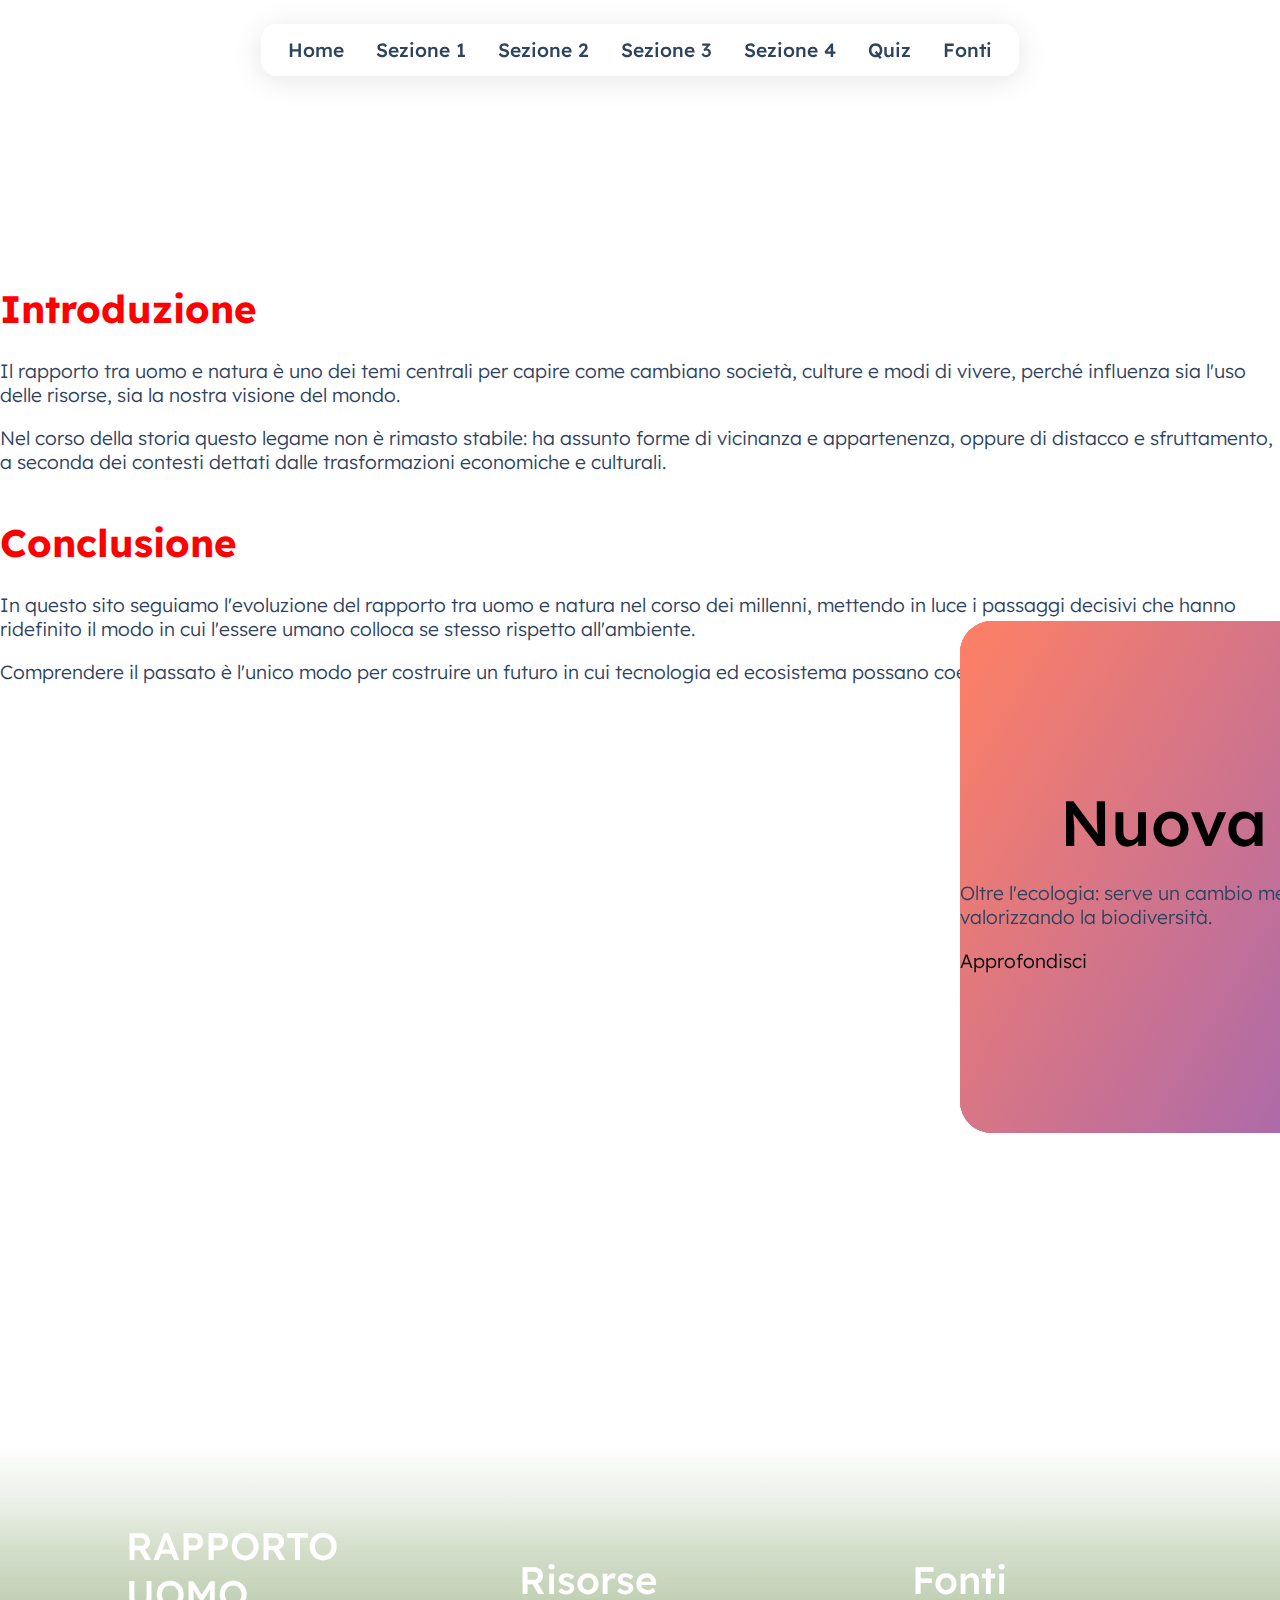
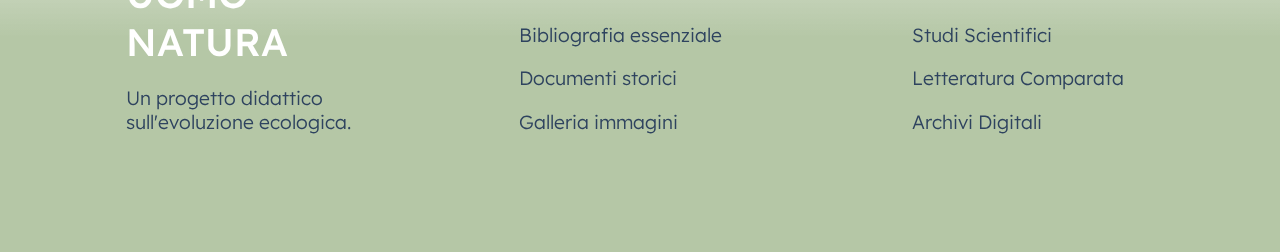
<file: index.html>
<!DOCTYPE html>
<html lang="it">
<head>
    <meta charset="UTF-8">
    <meta name="viewport" content="width=device-width, initial-scale=1.0">
    <title>Rapporto Uomo e Natura</title>
    <link rel="preconnect" href="https://fonts.googleapis.com">
    <link rel="preconnect" href="https://fonts.gstatic.com" crossorigin>
    <link href="https://fonts.googleapis.com/css2?family=Lexend+Deca:wght@300;400;500;700&display=swap" rel="stylesheet">
    <link rel="stylesheet" href="style.css">
</head>
<body>
    <!-- Header Menu -->
    <header class="glass-menu">
        <nav>
            <a href="index.html">Home</a>
            <a href="index1.html">Sezione 1</a>
            <a href="index2.html">Sezione 2</a>
            <a href="index3.html">Sezione 3</a>
            <a href="index5.html">Sezione 4</a>
            <a href="index6.html">Quiz</a>
            <a href="index4.html">Fonti</a>
        </nav>
    </header>

    <!-- Hero Section -->
    <div class="card1" id="home">
        <h2>RAPPORTO UOMO E NATURA<br><span style="font-size: 0.6em; font-weight: 300;">Evoluzione di un legame complesso</span></h2>
    </div>

    <!-- SEZIONE 1: Immagine a Sinistra, Testo a Destra -->
    <div class="split-container" id="intro">
        <div class="side-image img-intro"></div>
        <div class="side-text">
            <h1>Introduzione</h1>
            <p>Il rapporto tra uomo e natura è uno dei temi centrali per capire come cambiano società, culture e modi di vivere, perché influenza sia l'uso delle risorse, sia la nostra visione del mondo.</p>
            <p>Nel corso della storia questo legame non è rimasto stabile: ha assunto forme di vicinanza e appartenenza, oppure di distacco e sfruttamento, a seconda dei contesti dettati dalle trasformazioni economiche e culturali.</p>
        </div>
    </div>

    <!-- Main Cards Grid -->
    <main class="page-content" id="cards">
        <div class="card">
            <div class="content">
                <h2 class="title">Legame SIMBIOTICO</h2>
                <p class="copy">L'uomo preistorico viveva in simbiosi con piante e animali. Con l'agricoltura si separa dalla natura per sfruttarla.</p>
                <a href="#" class="btn">Approfondisci</a>
            </div>
        </div>

        <div class="card">
            <div class="content">
                <h2 class="title">LIMITI della crescita</h2>
                <p class="copy">Da San Francesco a Galileo: l'allometria rivela che esistono limiti fisici invalicabili alla crescita e all'espansione.</p>
                <a href="#" class="btn">Approfondisci</a>
            </div>
        </div>

        <div class="card">
            <div class="content">
                <h2 class="title">DISTANZA moderna</h2>
                <p class="copy">Leopardi (sofferenza), Keats (bellezza ciclica) e Dickinson (natura indomabile) raccontano il distacco moderno.</p>
                <a href="#" class="btn">Approfondisci</a>
            </div>
        </div>

        <div class="card">
            <div class="content">
                <h2 class="title">Nuova ECOSOFIA</h2>
                <p class="copy">Oltre l'ecologia: serve un cambio mentale. La Land Art riconnette uomo e natura, valorizzando la biodiversità.</p>
                <a href="#" class="btn">Approfondisci</a>
            </div>
        </div>
    </main>

    <!-- SEZIONE 2: Testo a Sinistra, Immagine a Destra -->
    <div class="split-container reverse" id="conclusione">
        <div class="side-image img-outro"></div>
        <div class="side-text">
            <h1>Conclusione</h1>
            <p>In questo sito seguiamo l'evoluzione del rapporto tra uomo e natura nel corso dei millenni, mettendo in luce i passaggi decisivi che hanno ridefinito il modo in cui l'essere umano colloca se stesso rispetto all'ambiente.</p>
            <p>Comprendere il passato è l'unico modo per costruire un futuro in cui tecnologia ed ecosistema possano coesistere.</p>
        </div>
    </div>

    <!-- Footer -->
    <footer id="footer">
        <div class="col">
            <h3>RAPPORTO UOMO NATURA</h3>
            <p>Un progetto didattico sull'evoluzione ecologica.</p>
        </div>
        <div class="col">
            <h3>Risorse</h3>
            <p>Bibliografia essenziale</p>
            <p>Documenti storici</p>
            <p>Galleria immagini</p>
        </div>
        <div class="col">
            <h3>Fonti</h3>
            <p>Studi Scientifici</p>
            <p>Letteratura Comparata</p>
            <p>Archivi Digitali</p>
        </div>
    </footer>
</body>
</html>
</file>
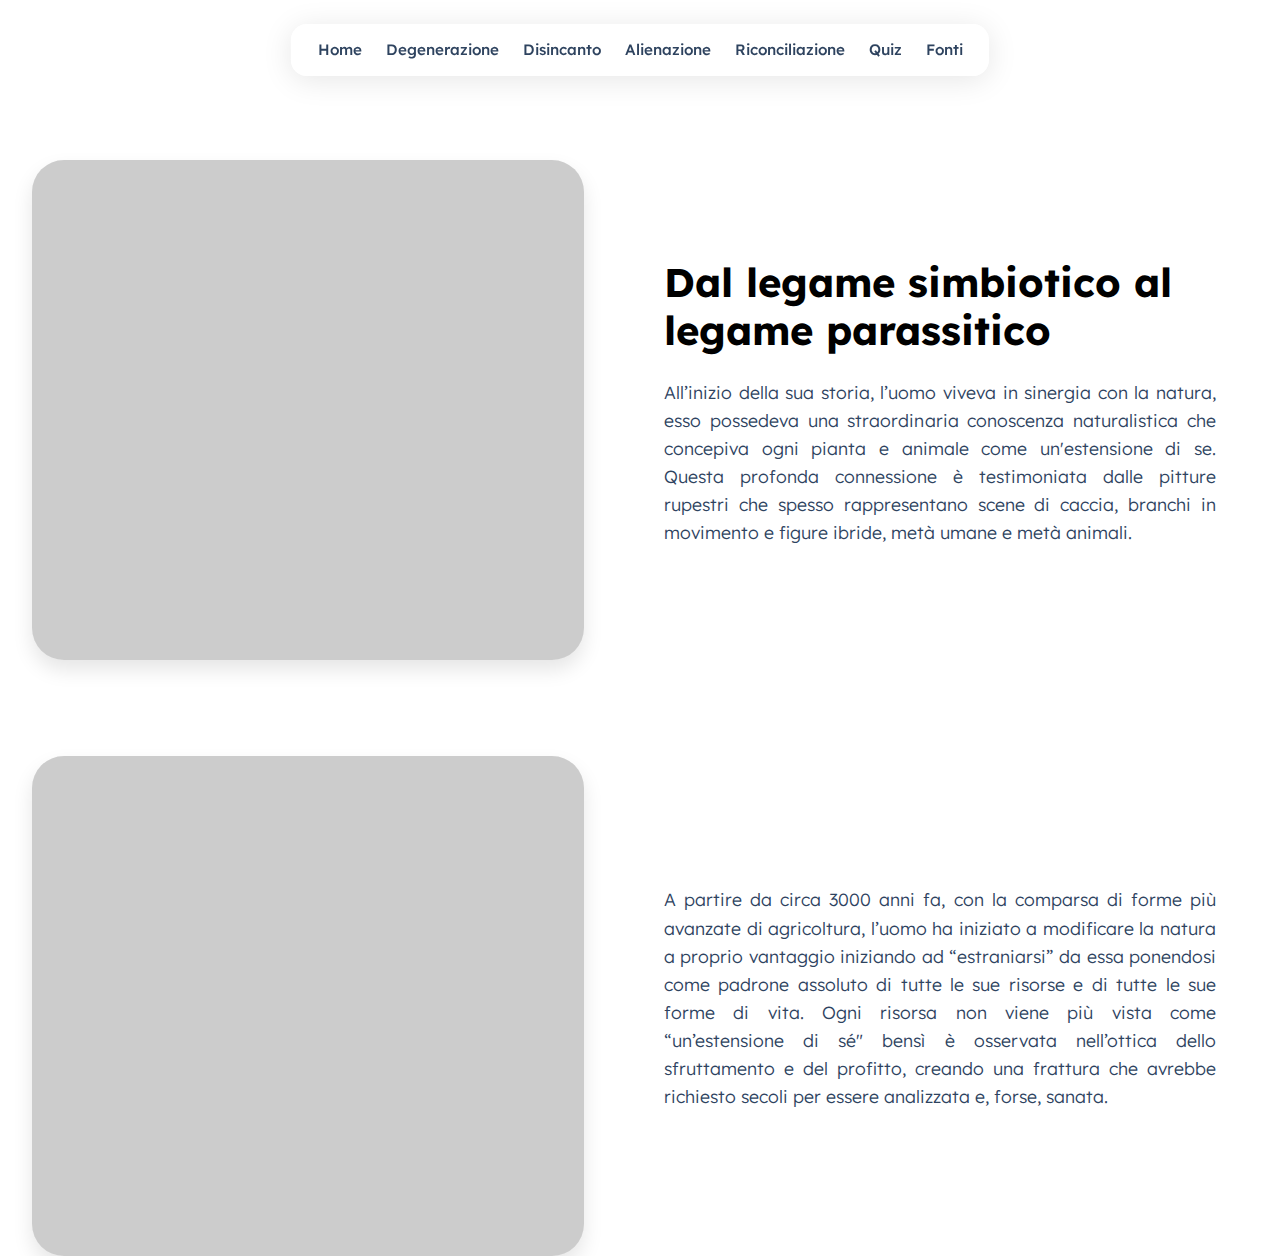
<file: index1.html>
<!DOCTYPE html>
<html lang="it">
<head>
    <meta charset="UTF-8">
    <meta name="viewport" content="width=device-width, initial-scale=1.0">
    <title>Degenerazione</title>
    <link rel="preconnect" href="https://fonts.googleapis.com">
    <link rel="preconnect" href="https://fonts.gstatic.com" crossorigin>
    <link href="https://fonts.googleapis.com/css2?family=Lexend+Deca:wght@300;400;500;700&display=swap" rel="stylesheet">
    <link rel="stylesheet" href="style1.css">
</head>
<body>

    <!-- Header Menu -->
    <header class="glass-menu">
        <nav>
            <a href="index.html">Home</a>
            <a href="index1.html">Degenerazione</a>
            <a href="index2.html">Disincanto</a>
            <a href="index3.html">Alienazione</a>
            <a href="index5.html">Riconciliazione</a>
            <a href="index6.html">Quiz</a>
            <a href="index4.html">Fonti</a>
        </nav>
    </header>

    <main>
        
        <!-- SEZIONE 1: Immagine sx / Testo dx -->
        <section class="row-container">
            <div class="image-box img-nature-1"></div>
            <div class="text-box">
                <h1>Dal legame simbiotico al legame parassitico</h1>
                <p> </n> All’inizio della sua storia, l’uomo viveva in sinergia con la natura, esso possedeva una straordinaria conoscenza naturalistica che concepiva ogni pianta e animale come un'estensione di se. Questa profonda connessione è testimoniata dalle pitture rupestri che spesso rappresentano
                    scene di caccia, branchi in movimento e figure ibride, metà umane e metà animali.</p>
            </div>
        </section>

        <!-- SEZIONE 2: Testo sx / Immagine dx -->
        <section class="row-container reverse">
            <div class="text-box">
                <p>A partire da circa 3000 anni fa, con la comparsa di forme più avanzate di agricoltura, 
                    l’uomo ha iniziato a modificare la natura a proprio vantaggio iniziando ad “estraniarsi” da essa ponendosi come padrone assoluto di tutte le sue risorse e di tutte le sue forme di vita. Ogni risorsa non viene più vista come “un’estensione di sé" bensì è osservata nell’ottica dello sfruttamento e del profitto, creando una frattura che avrebbe richiesto secoli per essere analizzata e, forse, sanata.
</p>
                
            </div>
            <div class="image-box img-nature-2"></div>
        </section>

    </main>


</body>
</html>
</file>
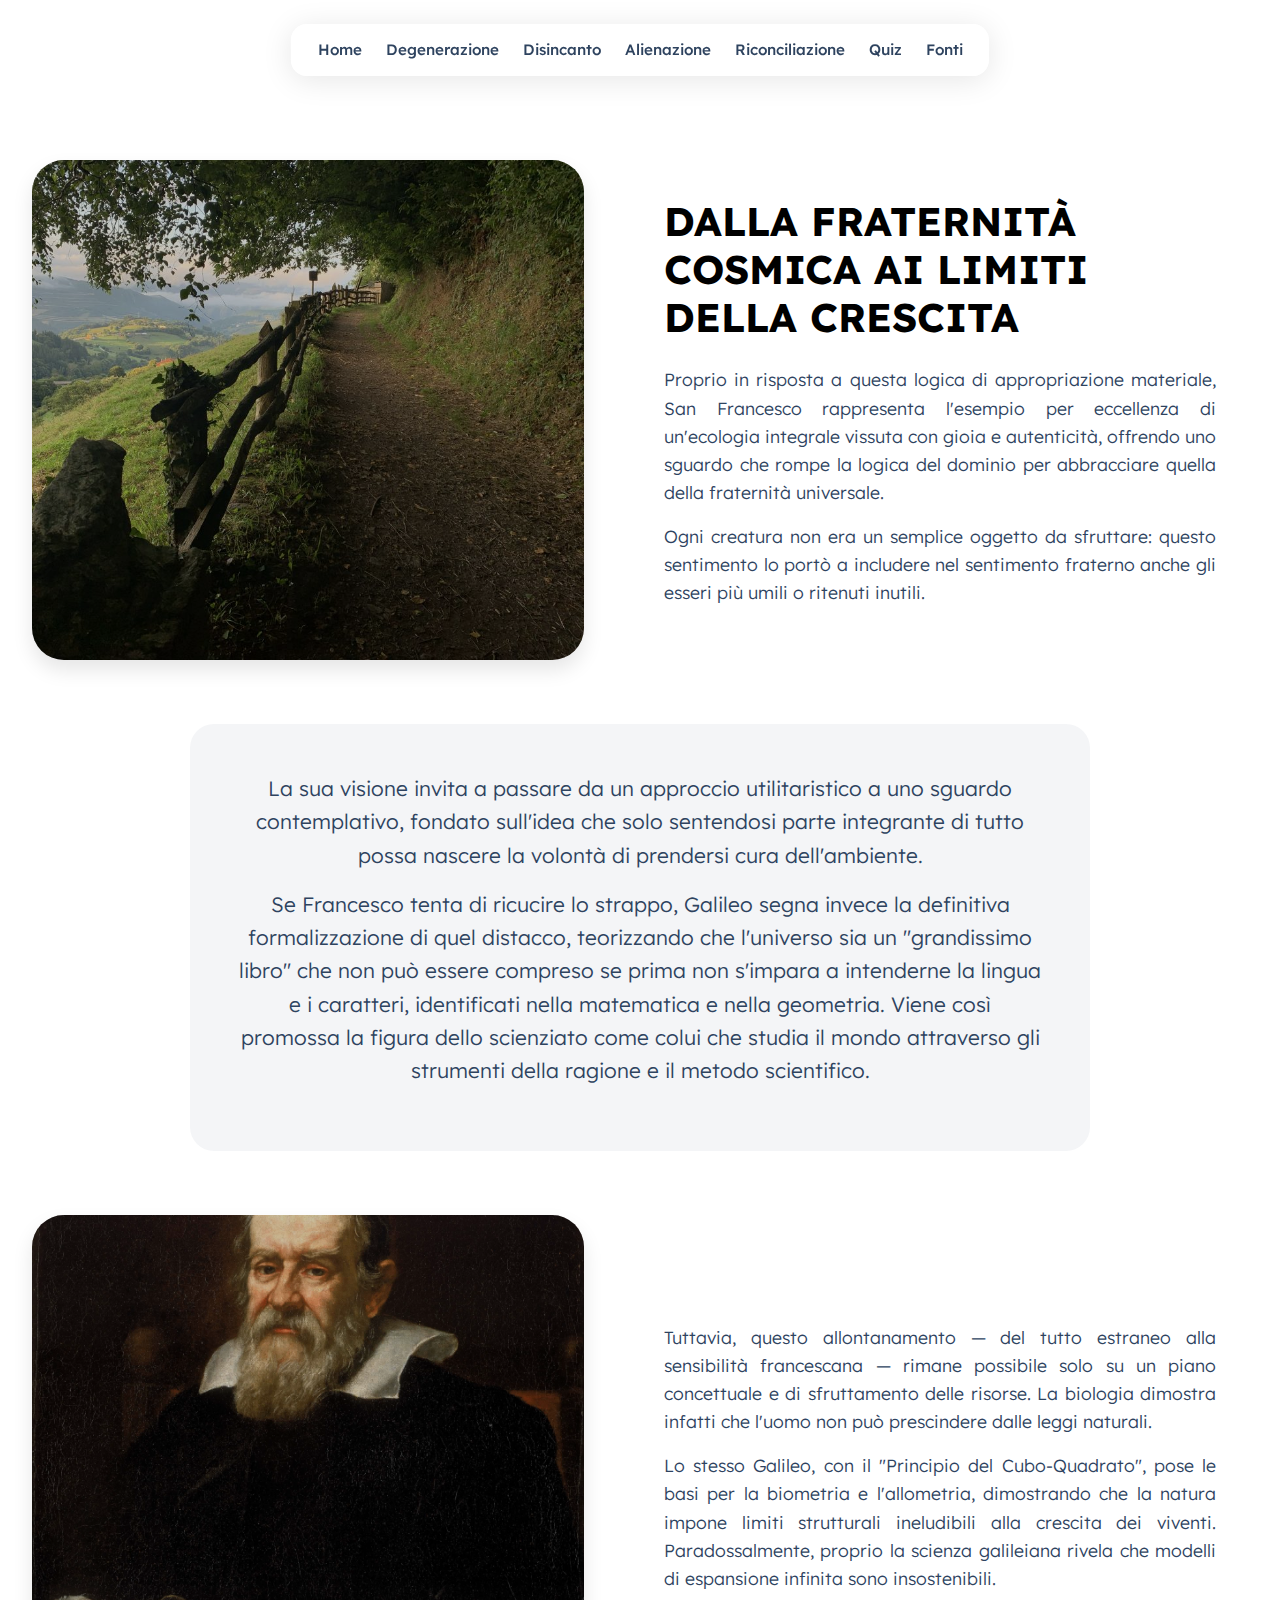
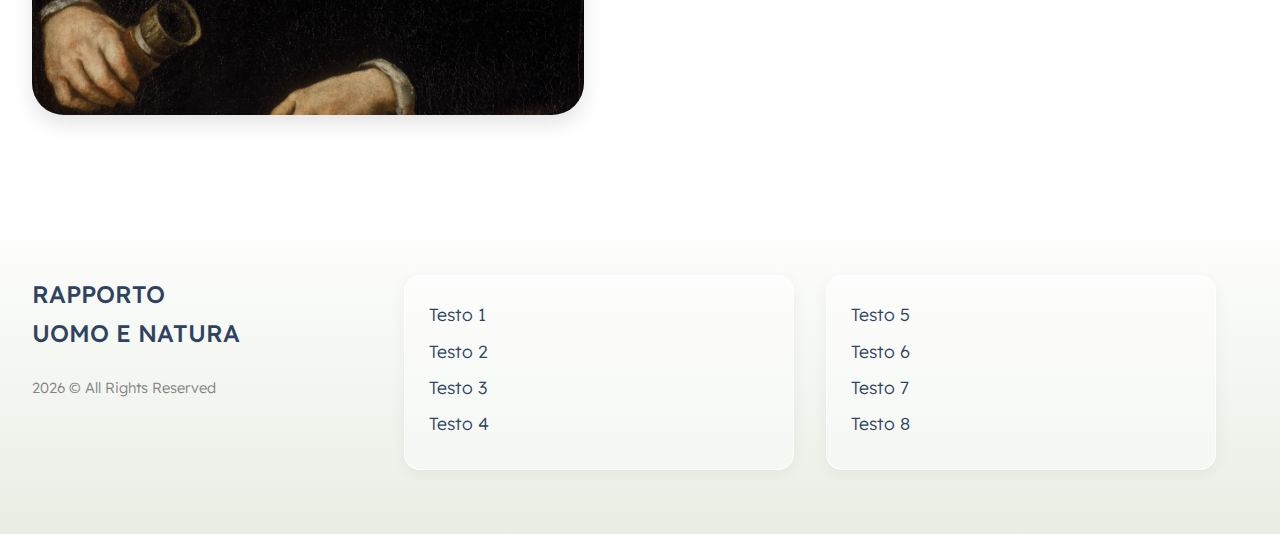
<file: index2.html>
<!DOCTYPE html>
<html lang="it">
<head>
    <meta charset="UTF-8">
    <meta name="viewport" content="width=device-width, initial-scale=1.0">
    <title>Rapporto Uomo e Natura</title>
    <link rel="preconnect" href="https://fonts.googleapis.com">
    <link rel="preconnect" href="https://fonts.gstatic.com" crossorigin>
    <link href="https://fonts.googleapis.com/css2?family=Lexend+Deca:wght@300;400;500;700&display=swap" rel="stylesheet">
    <link rel="stylesheet" href="style2.css">
</head>
<body>

    <!-- Header Menu -->
    <header class="glass-menu">
        <nav>
            <a href="index.html">Home</a>
            <a href="index1.html">Degenerazione</a>
            <a href="index2.html">Disincanto</a>
            <a href="index3.html">Alienazione</a>
            <a href="index5.html">Riconciliazione</a>
            <a href="index6.html">Quiz</a>
            <a href="index4.html">Fonti</a>
        </nav>
    </header>

    <main>
        
        <!-- SEZIONE 1: Immagine sx / Testo dx -->
        <!-- Ora è il primo elemento visibile dopo il menu -->
        <section class="row-container">
            <div class="image-box img-nature-1"></div>
            <div class="text-box">
                <h1>DALLA FRATERNITÀ COSMICA AI LIMITI DELLA CRESCITA</h1>
                <p>Proprio in risposta a questa logica di appropriazione materiale, San Francesco rappresenta l'esempio per eccellenza di un'ecologia integrale vissuta con gioia e autenticità, offrendo uno sguardo che rompe la logica del dominio per abbracciare quella della fraternità universale.</p>
                <p>Ogni creatura non era un semplice oggetto da sfruttare: questo sentimento lo portò a includere nel sentimento fraterno anche gli esseri più umili o ritenuti inutili.</p>
            </div>
        </section>

        <!-- SEZIONE 2: Testo Full Width -->
        <section class="full-width-text">
            <p>La sua visione invita a passare da un approccio utilitaristico a uno sguardo contemplativo, fondato sull'idea che solo sentendosi parte integrante di tutto possa nascere la volontà di prendersi cura dell'ambiente.</p>
            <p>Se Francesco tenta di ricucire lo strappo, Galileo segna invece la definitiva formalizzazione di quel distacco, teorizzando che l'universo sia un "grandissimo libro" che non può essere compreso se prima non s'impara a intenderne la lingua e i caratteri, identificati nella matematica e nella geometria. Viene così promossa la figura dello scienziato come colui che studia il mondo attraverso gli strumenti della ragione e il metodo scientifico.</p>
        </section>

        <!-- SEZIONE 3: Testo sx / Immagine dx -->
        <section class="row-container reverse">
            <div class="text-box">
                <p>Tuttavia, questo allontanamento — del tutto estraneo alla sensibilità francescana — rimane possibile solo su un piano concettuale e di sfruttamento delle risorse. La biologia dimostra infatti che l'uomo non può prescindere dalle leggi naturali.</p>
                <p>Lo stesso Galileo, con il "Principio del Cubo-Quadrato", pose le basi per la biometria e l'allometria, dimostrando che la natura impone limiti strutturali ineludibili alla crescita dei viventi. Paradossalmente, proprio la scienza galileiana rivela che modelli di espansione infinita sono insostenibili.</p>
            </div>
            <div class="image-box img-nature-2"></div>
        </section>

    </main>

    <footer id="footer">
        <div class="col col1">
            <h3>RAPPORTO<br>UOMO E NATURA</h3>
            <p style="color: #818181; font-size: smaller; margin-top: 1rem;">2026 © All Rights Reserved</p>
        </div>
        <div class="col col2">
            <p>Testo 1</p>
            <p>Testo 2</p>
            <p>Testo 3</p>
            <p>Testo 4</p>
        </div>
        <div class="col col3">
            <p>Testo 5</p>
            <p>Testo 6</p>
            <p>Testo 7</p>
            <p>Testo 8</p>
        </div>
        <div class="backdrop"></div>
    </footer>

</body>
</html>
</file>
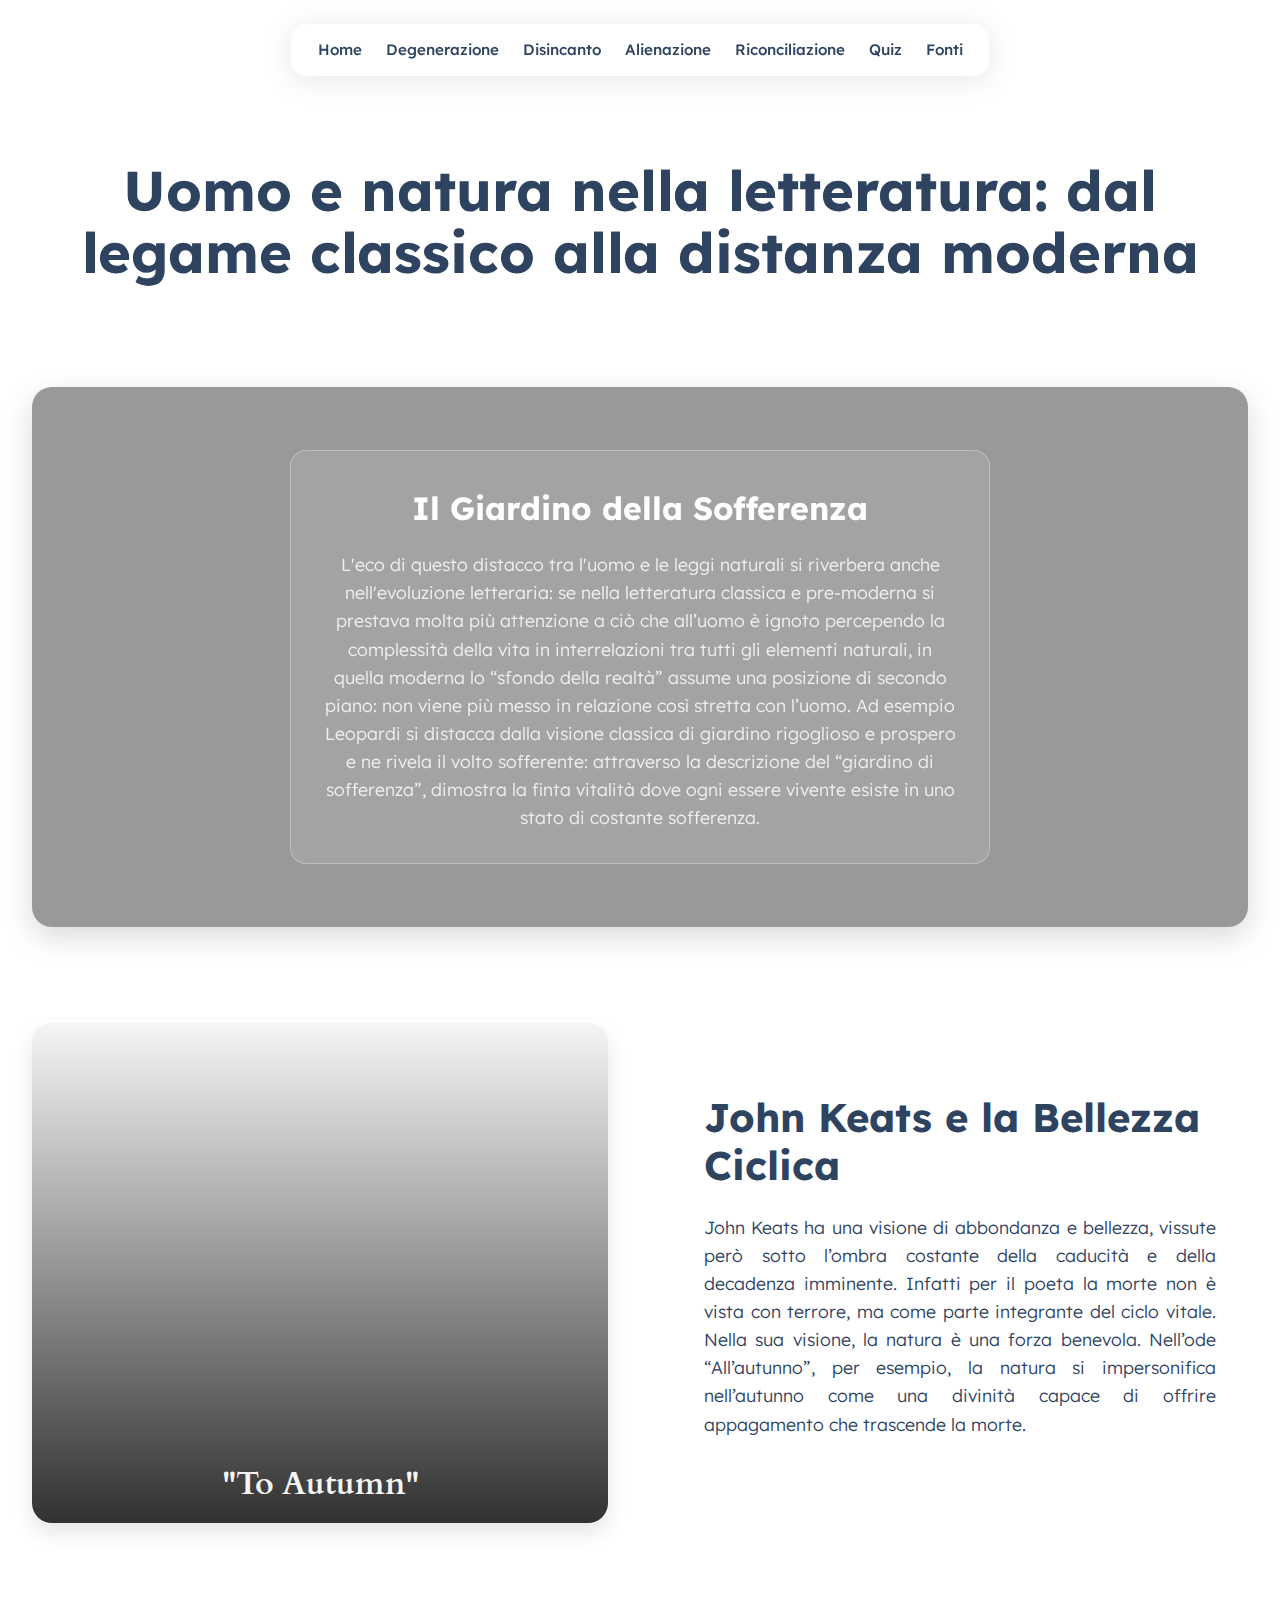
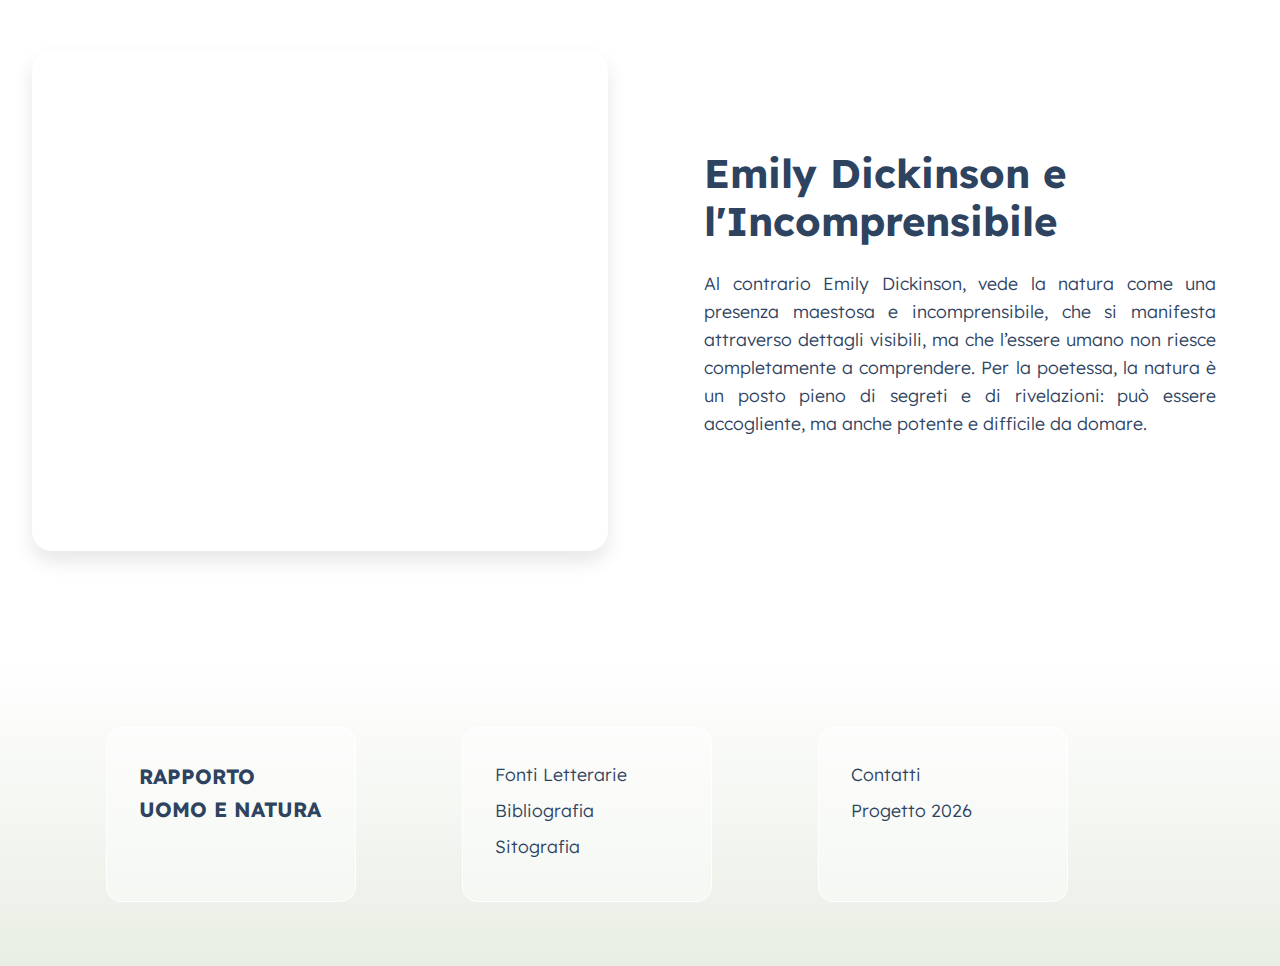
<file: index3.html>
<!DOCTYPE html>
<html lang="it">
<head>
    <meta charset="UTF-8">
    <meta name="viewport" content="width=device-width, initial-scale=1.0">
    <title>Aienazione</title>

    <!-- FONT -->
    <link rel="preconnect" href="https://fonts.googleapis.com">
    <link rel="preconnect" href="https://fonts.gstatic.com" crossorigin>
    <link href="https://fonts.googleapis.com/css2?family=Lexend+Deca:wght@100..900&family=Cardo:400i&family=Rubik:400,700&display=swap" rel="stylesheet">
    
    <!-- CSS -->
    <link rel="stylesheet" href="style3.css">
</head>



<body>

    <!-- MENU -->
    <header class="glass-menu">
        <nav>
            <a href="index.html">Home</a>
            <a href="index1.html">Degenerazione</a>
            <a href="index2.html">Disincanto</a>
            <a href="index3.html">Alienazione</a>
            <a href="index5.html">Riconciliazione</a>
            <a href="index6.html">Quiz</a>
            <a href="index4.html">Fonti</a>
        </nav>
    </header>

    <!-- HERO SECTION (Titolo Principale) -->
    <header class="hero-header">
        <h1>Uomo e natura nella letteratura: dal legame classico alla distanza moderna</h1>
    
        <div class="intro-text">
            
        </div>
    </header>

    <!-- IMMAGINE GRANDE (Ex Card2) -->
    <div class="full-width-image">
        <div class="overlay-text">
            <h3>Il Giardino della Sofferenza</h3>
            <p>L'eco di questo distacco tra l'uomo e le leggi naturali si riverbera anche nell'evoluzione letteraria: se nella letteratura classica e pre-moderna si prestava molta più attenzione a ciò che all’uomo è ignoto percependo la complessità della vita in interrelazioni tra tutti gli elementi naturali, in quella moderna lo “sfondo della realtà” assume una posizione di secondo piano: non viene più messo in relazione così stretta con l’uomo.
Ad esempio Leopardi si distacca dalla visione classica di giardino rigoglioso e prospero e ne rivela il volto sofferente: attraverso la descrizione del “giardino di sofferenza”, dimostra la finta vitalità dove ogni essere vivente esiste in uno stato di costante sofferenza. </p>
        </div>
    </div>

    <main>
        
        <!-- SEZIONE KEATS (Card Animata a SX - Testo a DX) -->
        <section class="grid-section">
            
            <!-- Card Animata (Codice tuo mantenuto) -->
            <div class="card-wrapper">
                <div class="card">
                    <div class="content">
                        <h2 class="title">"To Autumn"</h2>
                        <p class="copy">Season of mists and mellow fruitfulness,[...]<br>Thee sitting careless on a granary floor, [...]<br>Or by a cyder-press, with patient look,<br>While barred clouds bloom the soft-dying day [...]</p>
                        
                    </div>
                </div>
            </div>

            <!-- Testo Keats -->
            <div class="text-content">
                <h3>John Keats e la Bellezza Ciclica</h3>
                <p>John Keats ha una visione di abbondanza e bellezza, vissute però sotto l’ombra costante della caducità e della decadenza imminente. Infatti per il poeta la morte non è vista con terrore, ma come parte integrante del ciclo vitale. Nella sua visione, la natura è una forza benevola. Nell’ode “All’autunno”, per esempio, la natura si impersonifica nell’autunno come una divinità capace di offrire appagamento che trascende la morte. </p>
            
            </div>
        </section>


        <!-- SEZIONE DICKINSON (Testo a SX - Immagine a DX) -->
        <section class="grid-section reverse">
            
            <div class="text-content">
                <h3>Emily Dickinson e l'Incomprensibile</h3>
                <p>Al contrario Emily Dickinson, vede la natura come una presenza maestosa e incomprensibile, che si manifesta attraverso dettagli visibili, ma che l’essere umano non riesce completamente a comprendere. Per la poetessa, la natura è un posto pieno di segreti e di rivelazioni: può essere accogliente, ma anche potente e difficile da domare.
</p>
                
            </div>

            <!-- Immagine Statica (Ex Card3) -->
            <div class="static-image-box"></div>

        </section>

    </main>

    <!-- FOOTER -->
    <footer id="footer">
        <div class="col col1">
            <h3>RAPPORTO<br>UOMO E NATURA</h3>
        </div>
        <div class="col col2">
            <p>Fonti Letterarie</p>
            <p>Bibliografia</p>
            <p>Sitografia</p>
        </div>
        <div class="col col3">
            <p>Contatti</p>
            <p>Progetto 2026</p>
        </div>
        <div class="backdrop"></div>
    </footer>

    <script src="script.js"></script>
</body>
</html>
</file>
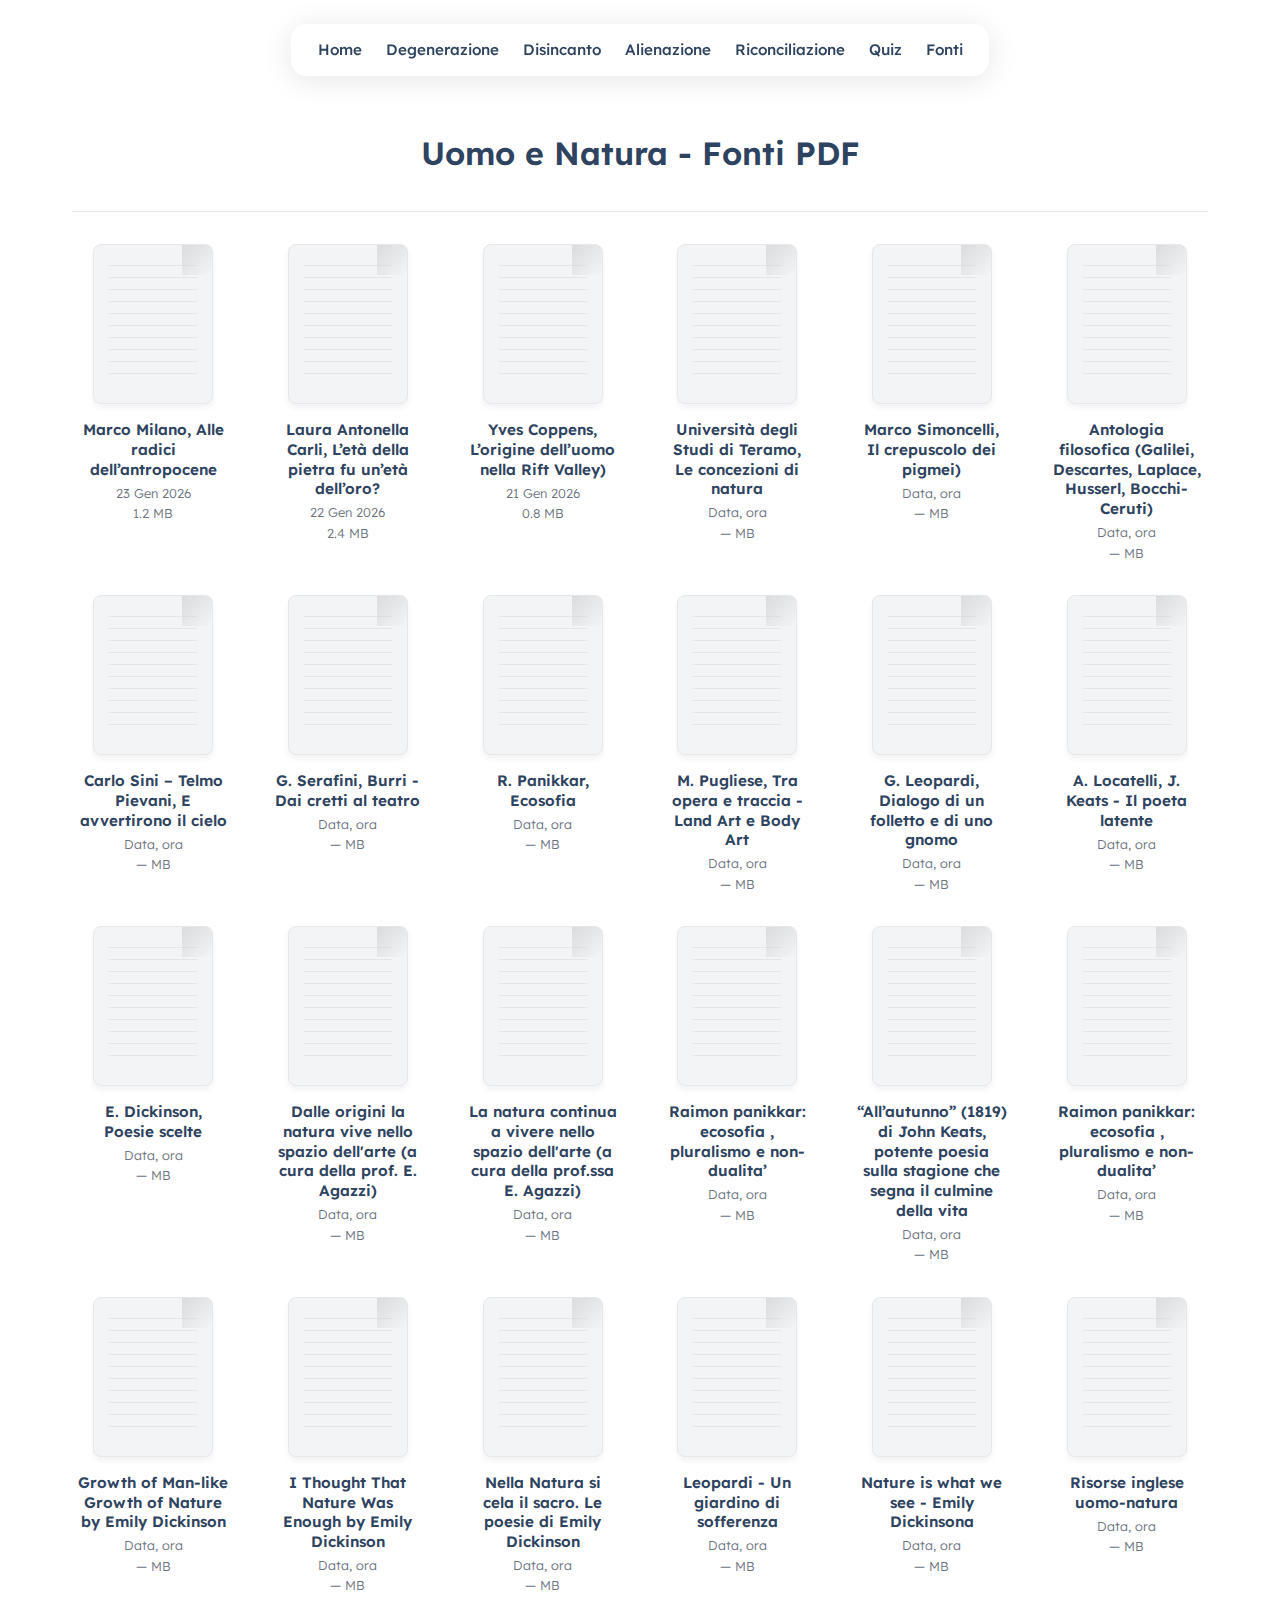
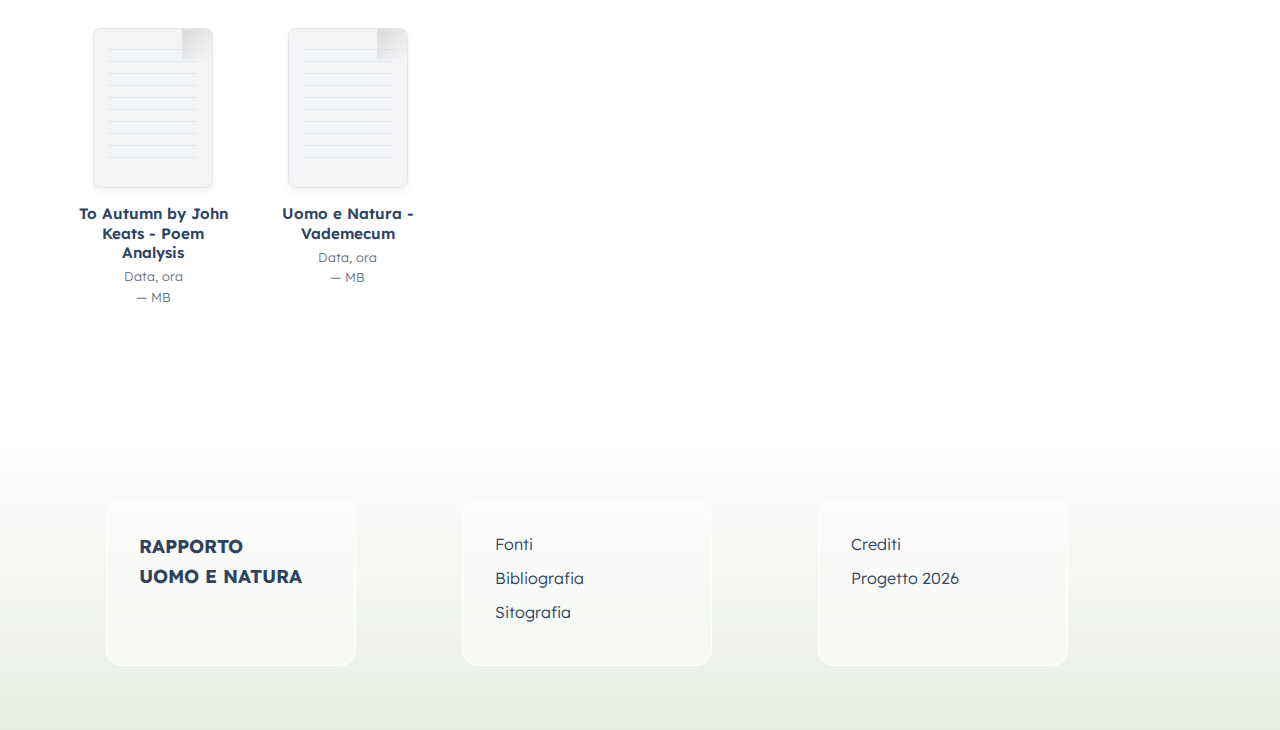
<file: index4.html>
<!DOCTYPE html>
<html lang="it">
<head>
    <meta charset="UTF-8">
    <meta name="viewport" content="width=device-width, initial-scale=1.0">
    <title>Fonti e Documenti</title>

    <!-- FONT -->
    <link rel="preconnect" href="https://fonts.googleapis.com">
    <link rel="preconnect" href="https://fonts.gstatic.com" crossorigin>
    <link href="https://fonts.googleapis.com/css2?family=Lexend+Deca:wght@100..900&display=swap" rel="stylesheet">
    
    <!-- CSS -->
    <link rel="stylesheet" href="style4.css">
</head>

<body>

    <!-- MENU COERENTE -->
    <header class="glass-menu">
        <nav>
            <a href="index.html">Home</a>
            <a href="index1.html">Degenerazione</a>
            <a href="index2.html">Disincanto</a>
            <a href="index3.html">Alienazione</a>
            <a href="index5.html">Riconciliazione</a>
            <a href="index6.html">Quiz</a>
            <a href="index4.html">Fonti</a>
        </nav>
    </header>

    <main class="wrap">
        <header class="header">
            <h1 class="folder-title">Uomo e Natura - Fonti PDF</h1>
        </header>

        <section class="grid" aria-label="Fonti PDF">
            <!-- ESEMPIO ITEM 1 -->
            <a class="item" href="1. M. Milano, Alle radici dell’antropocene.pdf" target="_blank">
                <div class="thumb" aria-hidden="true"></div>
                <div class="name">Marco Milano, Alle radici dell’antropocene</div>
                <div class="date">23 Gen 2026</div>
                <div class="size">1.2 MB</div>
            </a>

            <!-- ESEMPIO ITEM 2 -->
            <a class="item" href="2. L. A. Carli, L’età della pietra fu l’età dell’oro.pdf" target="_blank">
                <div class="thumb" aria-hidden="true"></div>
                <div class="name"> Laura Antonella Carli, L’età della pietra fu un’età dell’oro?</div>
                <div class="date">22 Gen 2026</div>
                <div class="size">2.4 MB</div>
            </a>

            <!-- ESEMPIO ITEM 3 -->
            <a class="item" href="3. Y. Coppens, L_origine dell_uomo nella Rift Valley.pdf" target="_blank">
                <div class="thumb" aria-hidden="true"></div>
                <div class="name">Yves Coppens, L’origine dell’uomo nella Rift Valley)</div>
                <div class="date">21 Gen 2026</div>
                <div class="size">0.8 MB</div>
            </a>
            
            <!-- Aggiungi qui gli altri item... -->
             <a class="item" href="4. Le concezioni di natura.pdf" target="_blank"><div class="thumb"></div><div class="name">Università degli Studi di Teramo, Le concezioni di natura</div><div class="date">Data, ora</div><div class="size">— MB</div></a>
             <a class="item" href="4. M. Simoncelli, Il crepuscolo dei Pigmei.pdf" target="_blank"><div class="thumb"></div><div class="name">Marco Simoncelli, Il crepuscolo dei pigmei)</div><div class="date">Data, ora</div><div class="size">— MB</div></a>
             <a class="item" href="11. Antologia filosofica (Galilei, Descartes, Laplace, Husserl, Bocchi-Ceruti).pdf" target="_blank"><div class="thumb"></div><div class="name">Antologia filosofica (Galilei, Descartes, Laplace, Husserl, Bocchi-Ceruti)</div><div class="date">Data, ora</div><div class="size">— MB</div></a>

             <a class="item" href="12. C. Sini-T. Pievani, E avvertirono il cielo.pdf" target="_blank"><div class="thumb"></div><div class="name">Carlo Sini – Telmo Pievani, E avvertirono il cielo</div><div class="date">Data, ora</div><div class="size">— MB</div></a>
             <a class="item" href="13. G. Serafini, Burri - Dai cretti al teatro.pdf" target="_blank"><div class="thumb"></div><div class="name">G. Serafini, Burri - Dai cretti al teatro</div><div class="date">Data, ora</div><div class="size">— MB</div></a>
             <a class="item" href="13. R. Panikkar, Ecosofia.pdf" target="_blank"><div class="thumb"></div><div class="name">R. Panikkar, Ecosofia</div><div class="date">Data, ora</div><div class="size">— MB</div></a>

             <a class="item" href="14. M. Pugliese, Tra opera e traccia - Land Art e Body Art.pdf" target="_blank"><div class="thumb"></div><div class="name">M. Pugliese, Tra opera e traccia - Land Art e Body Art</div><div class="date">Data, ora</div><div class="size">— MB</div></a>
             <a class="item" href="16. G. Leopardi, Dialogo di un folletto e di uno gnomo.pdf" target="_blank"><div class="thumb"></div><div class="name"> G. Leopardi, Dialogo di un folletto e di uno gnomo</div><div class="date">Data, ora</div><div class="size">— MB</div></a>
             <a class="item" href="27. A. Locatelli, J. Keats - Il poeta latente.pdf" target="_blank"><div class="thumb"></div><div class="name"> A. Locatelli, J. Keats - Il poeta latente</div><div class="date">Data, ora</div><div class="size">— MB</div></a>

             <a class="item" href="28. E. Dickinson, Poesie scelte.pdf" target="_blank"><div class="thumb"></div><div class="name">E. Dickinson, Poesie scelte</div><div class="date">Data, ora</div><div class="size">— MB</div></a>
             <a class="item" href="31. Dalle origini la natura vive nello spazio dell_arte (a cura della prof. E. Agazzi).pdf" target="_blank"><div class="thumb"></div><div class="name">Dalle origini la natura vive nello spazio dell'arte (a cura della prof. E. Agazzi)</div><div class="date">Data, ora</div><div class="size">— MB</div></a>
             <a class="item" href="33. La natura continua a vivere nello spazio dell_arte (a cura della prof.ssa E. Agazzi).pdf" target="_blank"><div class="thumb"></div><div class="name">La natura continua a vivere nello spazio dell'arte (a cura della prof.ssa E. Agazzi)</div><div class="date">Data, ora</div><div class="size">— MB</div></a>
             <a class="item" href="155_RAIMON PANIKKAR ecosofia plur. non-d.pdf" target="_blank"><div class="thumb"></div><div class="name">Raimon panikkar: ecosofia , pluralismo e non-dualita’</div><div class="date">Data, ora</div><div class="size">— MB</div></a>
             <a class="item" href="All'autunno (1819) di John Keats.pdf" target="_blank"><div class="thumb"></div><div class="name">“All’autunno” (1819) di John Keats, potente poesia sulla stagione che segna il culmine della vita</div><div class="date">Data, ora</div><div class="size">— MB</div></a>
             <a class="item" href="Growth of Man—like Growth of Nature by Emily Dickinson - Famous poems, famous poets. - All Poetry.pdf" target="_blank"><div class="thumb"></div><div class="name">Raimon panikkar: ecosofia , pluralismo e non-dualita’</div><div class="date">Data, ora</div><div class="size">— MB</div></a>
             <a class="item" href="I Thought That Nature Was Enough by Emily Dickinson _ The Bard on the Hill.pdf" target="_blank"><div class="thumb"></div><div class="name">Growth of Man-like Growth of Nature by Emily Dickinson</div><div class="date">Data, ora</div><div class="size">— MB</div></a>
             <a class="item" href="Kobo _ Nella Natura si cela il sacro. Le poesie di Emily Dickinson.pdf" target="_blank"><div class="thumb"></div><div class="name">I Thought That Nature Was Enough by Emily Dickinson</div><div class="date">Data, ora</div><div class="size">— MB</div></a>
             <a class="item" href="Leopardi - Un giardino di sofferenza..pdf" target="_blank"><div class="thumb"></div><div class="name">Nella Natura si cela il sacro. Le poesie di Emily Dickinson</div><div class="date">Data, ora</div><div class="size">— MB</div></a>
             <a class="item" href="Natura è ciò che vediamo (1863) di Emily Dickinson.pdf" target="_blank"><div class="thumb"></div><div class="name">Leopardi - Un giardino di sofferenza</div><div class="date">Data, ora</div><div class="size">— MB</div></a>
             <a class="item" href="Nature is what we see— by Emily Dickinson - Famous poems, famous poets. - All Poetry.pdf" target="_blank"><div class="thumb"></div><div class="name">Nature is what we see - Emily Dickinsona</div><div class="date">Data, ora</div><div class="size">— MB</div></a>
             <a class="item" href="Risorse inglese uomo-natura (obbligatorie e facoltative  opzioni 1 e 2 ).pdf" target="_blank"><div class="thumb"></div><div class="name">Risorse inglese uomo-natura</div><div class="date">Data, ora</div><div class="size">— MB</div></a>
             <a class="item" href="To Autumn by John Keats - Poem Analysis.pdf" target="_blank"><div class="thumb"></div><div class="name">To Autumn by John Keats - Poem Analysis</div><div class="date">Data, ora</div><div class="size">— MB</div></a>
             <a class="item" href="Uomo e Natura - Vademecum.pdf" target="_blank"><div class="thumb"></div><div class="name">Uomo e Natura - Vademecum</div><div class="date">Data, ora</div><div class="size">— MB</div></a>
             
            
        </section>
    </main>

    <!-- FOOTER COERENTE -->
    <footer id="footer">
        <div class="col col1">
            <h3>RAPPORTO<br>UOMO E NATURA</h3>
        </div>
        <div class="col col2">
            <p>Fonti</p>
            <p>Bibliografia</p>
            <p>Sitografia</p>
        </div>
        <div class="col col3">
            <p>Crediti</p>
            <p>Progetto 2026</p>
        </div>
        <div class="backdrop"></div>
    </footer>

    <script src="script.js"></script>
</body>
</html>
</file>
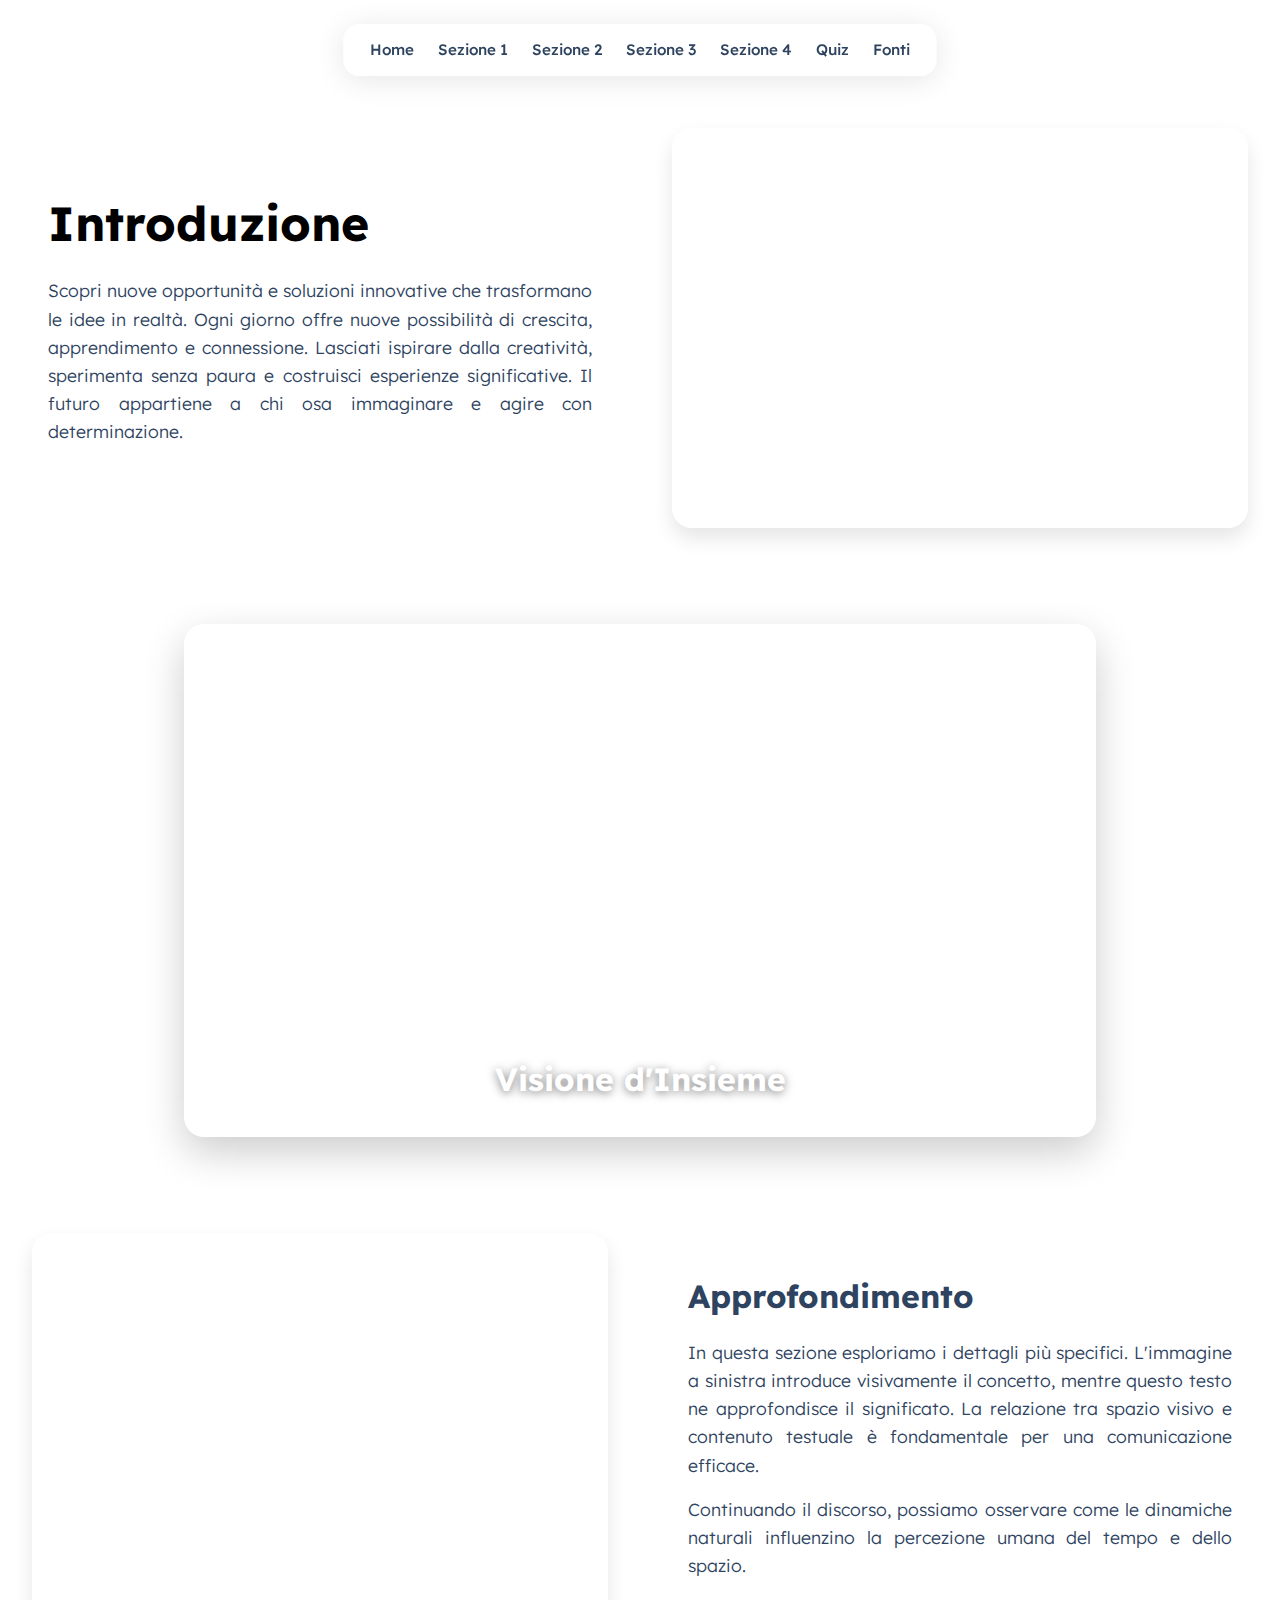
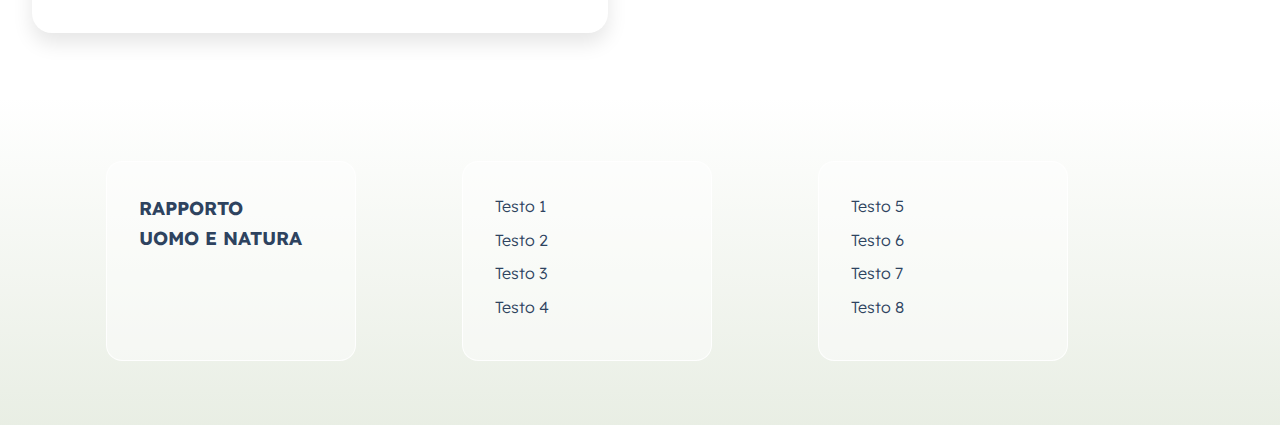
<file: index5.html>
<!DOCTYPE html>
<html lang="it">
<head>
    <meta charset="UTF-8">
    <meta name="viewport" content="width=device-width, initial-scale=1.0">
    <title>Titolo Pagina</title>
    
    <!-- FONT -->
    <link rel="preconnect" href="https://fonts.googleapis.com">
    <link rel="preconnect" href="https://fonts.gstatic.com" crossorigin>
    <link href="https://fonts.googleapis.com/css2?family=Lexend+Deca:wght@100..900&display=swap" rel="stylesheet">
    
    <!-- CSS -->
    <link rel="stylesheet" href="style5.css">
</head>

<body>

    <!-- MENU -->
    <header class="glass-menu">
        <nav>
            <a href="index.html">Home</a>
            <a href="index1.html">Sezione 1</a>
            <a href="index2.html">Sezione 2</a>
            <a href="index3.html">Sezione 3</a>
            <a href="index5.html">Sezione 4</a>
            <a href="index6.html">Quiz</a>
            <a href="index4.html">Fonti</a>
        </nav>
    </header>

    <main>

        <!-- 1. SEZIONE TOP: Testo SX / Immagine DX -->
        <!-- Nota: Ho interpretato "immagine a destra e paragrafo sinistra" -->
        <section class="grid-section">
            <div class="text-content">
                <h1>Introduzione</h1>
                <p>Scopri nuove opportunità e soluzioni innovative che trasformano le idee in realtà. Ogni giorno offre nuove possibilità di crescita, apprendimento e connessione. Lasciati ispirare dalla creatività, sperimenta senza paura e costruisci esperienze significative. Il futuro appartiene a chi osa immaginare e agire con determinazione.</p>
            </div>
            
            <div class="image-box img-1"></div>
        </section>


        <!-- 2. SEZIONE CENTRALE: Immagine Grande 16:9 (75% width) -->
        <section class="full-image-section">
            <div class="big-image-container">
                <div class="big-image"></div>
                <!-- Opzionale: Testo sopra l'immagine -->
                <h2 class="image-caption">Visione d'Insieme</h2>
            </div>
        </section>


        <!-- 3. SEZIONE BOTTOM: Immagine SX / Testo DX -->
        <section class="grid-section">
            <div class="image-box img-2"></div>
            
            <div class="text-content">
                <h2>Approfondimento</h2>
                <p>In questa sezione esploriamo i dettagli più specifici. L'immagine a sinistra introduce visivamente il concetto, mentre questo testo ne approfondisce il significato. La relazione tra spazio visivo e contenuto testuale è fondamentale per una comunicazione efficace.</p>
                <p>Continuando il discorso, possiamo osservare come le dinamiche naturali influenzino la percezione umana del tempo e dello spazio.</p>
            </div>
        </section>

    </main>

    <!-- FOOTER -->
    <footer id="footer">
        <div class="col col1">
            <h3>RAPPORTO<br>UOMO E NATURA</h3>
        </div>
        <div class="col col2">
            <p>Testo 1</p>
            <p>Testo 2</p>
            <p>Testo 3</p>
            <p>Testo 4</p>
        </div>
        <div class="col col3">
            <p>Testo 5</p>
            <p>Testo 6</p>
            <p>Testo 7</p>
            <p>Testo 8</p>
        </div>
        <div class="backdrop"></div>
    </footer>

    <script src="script.js"></script>

</body>
</html>
</file>
<file: style.css>
h1{color:red}
p{color:rgb(46, 67, 95)}






/* PALETTE #C9DCD8, #B5C7A6, #71895D, #4B6931, #2E435F */








:root {
 --m: 4rem;
}


* {
 box-sizing: border-box;
 scroll-behavior: smooth;
}


body {
 background-color: rgb(255, 255, 255);
 color: white;
 font-family: "IBM Plex Sans";
 font-weight: 300;


 display: flex;
 flex-direction: column;


 align-items: center;
 height: 190vh;
 margin: 0;
 color: #ffffff;
 font-size: calc(0.3 * var(--m));
}


h2 {
 font-weight: 500;
 text-align: center;
 font-size: var(--m);
 margin: 0;
}


h3 {
 font-weight: 500;
 font-size: calc(0.6 * var(--m));
 margin: 0;
}


.card {
 height: calc(8 * var(--m));
 width: calc(12 * var(--m));
 background: linear-gradient(120deg, #ff8064, #725bdc);
 color: black;
 border-radius: calc(0.5 * var(--m));


 display: flex;
 flex-direction: column;
 justify-content: center;
 align-items: center;
 gap: var(--m);


 position: fixed;
 margin: calc(2 * var(--m)) calc(5 * var(--m)) calc(5 * var(--m))
   calc(5 * var(--m));
}


button {
 background-color: #000;
 font-size: calc(0.4 * var(--m));
 border: none;
 color: #e5e5e5;
 font-family: "IBM Plex Sans";
 font-weight: 400;
 padding: calc(0.35 * var(--m)) calc(0.8 * var(--m));
 border-radius: calc(0.3 * var(--m));
}


footer {
 margin-top: 80vh;
 z-index: 500;
 width: 100%;
 height: 100vh;


 display: flex;
 flex-direction: row;
 justify-content: space-evenly;
 align-items: flex-end;
 padding: 5rem 2vw;
 position: relative;
}




footer::before {
 content: "";
 position: absolute;
 inset: 0;
 background: linear-gradient(
   rgba(181, 199, 166, 0) 5%,
   rgba(181, 199, 166, 0.3) 20%,
   rgba(181, 199, 166, 0.6) 30%,
   rgba(181, 199, 166, 0.8) 40%,
   rgba(181, 199, 166, 1) 50%,
   rgb(181,199, 166)
 );
 z-index: -7;
}


.backdrop {
 z-index: -5;
 position: absolute;
 inset: 0;


 backdrop-filter: blur(40px);
 -webkit-backdrop-filter: blur(40px);


 mask-image: linear-gradient(
   rgba(0, 0, 0, 0),
   rgba(0, 0, 0, 0.5) 10%,
   rgba(0, 0, 0, 0.8) 20%,
   rgba(0, 0, 0, 1) 30%,
   rgb(0, 0, 0)
 );


 -webkit-mask-image: linear-gradient(
   rgba(0, 0, 0, 0),
   rgba(0, 0, 0, 0.5) 10%,
   rgba(0, 0, 0, 0.8) 20%,
   rgba(0, 0, 0, 1) 30%,
   rgb(0, 0, 0)
 );
}


.col {
 flex-direction: column;
 align-items: flex-start;
 justify-content: flex-start;
 padding: calc(0.3 * var(--m)) calc(0.8 * var(--m));
 width: 28%;
}


.col2,
.col3 {
 background: rgba(255, 255, 255, 0.46);
 border-radius: calc(0.5 * var(--m));
 box-shadow: 0 4px 30px rgba(0, 0, 0, 0.1);


 backdrop-filter: blur(7px);
 -webkit-backdrop-filter: blur(7px);


 border: 1px solid rgba(255, 255, 255, 0.86);
}


img {
 height: calc(0.3 * var(--m));
 object-fit: cover;
}


.social {
 display: flex;
 flex-direction: row;
 justify-content: flex-start;
 gap: 1rem;
}


a {
 text-decoration: none;
 color: inherit;
}


.link {
 width: calc(0.8 * var(--m));
 height: calc(0.8 * var(--m));
 background-color: rgba(255, 255, 255, 0.1);
 border-radius: calc(0.1 * var(--m));


 display: flex;
 justify-content: center;
 align-items: center;
}


@media screen and (max-width: 1000px) {
 :root {
   --m: 3rem;
 }
}


@media screen and (max-width: 700px) {
 footer {
   flex-direction: column;
   padding: 5rem 20vw;
 }
 .col {
   width: 100%;
 }
}




/* IMPOSTAZIONE FONT IMPORTATO BODY */
body{font-family:"Lexend Deca",sans-serif}






/* MENU ORIZZONTALE IN CIMA */
.glass-menu {
 position: sticky;
 top: 1rem;
 z-index: 1000;


 margin: 1.5rem auto;
 padding: 0.8rem 1.6rem;


 background: rgba(255, 255, 255, 0.46);
 border-radius: 16px;
 box-shadow: 0 4px 30px rgba(0, 0, 0, 0.1);


 backdrop-filter: blur(7px);
 -webkit-backdrop-filter: blur(7px);


 border: 1px solid rgba(255, 255, 255, 0.86);
}


.glass-menu nav {
 display: flex;
 gap: 2rem;
}


.glass-menu a {
 text-decoration: none;
 color: #2E435F;
 font-weight: 500;
 transition: opacity 0.2s ease;
}


.glass-menu a:hover {
 opacity: 0.6;
}
</file>
<file: style1.css>
/* ========== RESET & VARIABILI ========== */
:root {
    --m: 4rem;
    --primary: #2E435F;
    --secondary: #4B6931;
    --text-color: #2E435F;
    --bg-color: #ffffff;
    --glass-bg: rgba(255, 255, 255, 0.46);
    --glass-border: rgba(255, 255, 255, 0.86);
}

* {
    margin: 0;
    padding: 0;
    box-sizing: border-box;
}

html {
    scroll-behavior: smooth;
    font-family: "Lexend Deca", sans-serif;
}

body {
    background-color: var(--bg-color);
    color: var(--text-color);
    font-weight: 300;
    font-size: 1.1rem;
    line-height: 1.6;
    display: flex;
    flex-direction: column;
    align-items: center;
    min-height: 100vh;
    overflow-x: hidden;
}

/* ========== TIPOGRAFIA ========== */
h1 {
    font-size: 2.5rem;
    color: #000;
    margin-bottom: 1.5rem;
    line-height: 1.2;
}

h2 {
    font-weight: 500;
    font-size: var(--m);
    text-align: center;
    color: #000;
}

h3 {
    font-weight: 500;
    font-size: 1.5rem;
    margin-bottom: 0.5rem;
    color: var(--primary);
}

p {
    color: var(--primary);
    margin-bottom: 1rem;
    text-align: justify;
}

a {
    text-decoration: none;
    color: inherit;
    transition: opacity 0.2s ease;
}

/* ========== MENU STICKY ========== */
.glass-menu {
    position: fixed;
    top: 1.5rem;
    left: 50%;
    transform: translateX(-50%);
    z-index: 1000;
    padding: 0.8rem 1.6rem;
    background: var(--glass-bg);
    border-radius: 16px;
    box-shadow: 0 4px 30px rgba(0, 0, 0, 0.1);
    backdrop-filter: blur(7px);
    -webkit-backdrop-filter: blur(7px);
    border: 1px solid var(--glass-border);
    width: max-content;
    max-width: 90%;
}

.glass-menu nav {
    display: flex;
    gap: 1.5rem;
    justify-content: center;
}

.glass-menu a {
    text-decoration: none;
    color: var(--primary);
    font-weight: 500;
    font-size: 0.95rem;
    transition: opacity 0.2s ease;
}

.glass-menu a:hover { opacity: 0.6; }

/* ========== STRUTTURA PRINCIPALE ========== */
main {
    width: 100%;
    max-width: 1400px;
    padding: 0 2rem;
    margin-top: 10rem; /* Aumentato leggermente per distanziare dal menu */
    display: flex;
    flex-direction: column;
    gap: 6rem; /* Distanza tra le sezioni */
}

/* Layout Flessibile (Immagine + Testo) */
.row-container {
    display: flex;
    align-items: center;
    gap: 3rem;
    width: 100%;
}

.row-container.reverse {
    flex-direction: row-reverse;
}

.text-box {
    flex: 1;
    padding: 2rem;
    background: rgba(255, 255, 255, 0.5);
    border-radius: 1rem;
}

/* Immagini decorative */
.image-box {
    flex: 1;
    height: 500px;
    border-radius: 2rem;
    background-size: cover;
    background-position: center;
    position: relative;
    box-shadow: 0 10px 20px rgba(0,0,0,0.1);
}

.image-box::before {
    content: "";
    position: absolute;
    inset: 0;
    background: rgba(0,0,0,0.2);
    border-radius: inherit;
}


.img-nature-1 { background-image: url("https://images.squarespace-cdn.com/content/v1/53baff11e4b04332c1909a98/1606661814820-F20STUVA8FFUL90ZL3IM/2001-moonwatcher.jpg"); }
.img-nature-2 { background-image: url("https://larnilart.com/wp-content/uploads/2025/03/WhatsApp-Gorsel-2025-03-13-saat-13.07.04_1806f05a.jpg"); }

/* ========== FOOTER ========== */
footer {
    margin-top: 8rem;
    width: 100%;
    position: relative;
    padding: 4rem 2rem;
    background: linear-gradient(to top, rgba(181, 199, 166, 0.3), transparent);
    
    display: flex;
    flex-wrap: wrap;
    justify-content: space-evenly;
    gap: 2rem;
}

.col {
    flex: 1;
    min-width: 250px;
    display: flex;
    flex-direction: column;
}

.col2, .col3 {
    background: var(--glass-bg);
    padding: 1.5rem;
    border-radius: 1rem;
    box-shadow: 0 4px 15px rgba(0,0,0,0.05);
    border: 1px solid var(--glass-border);
}

.col p {
    margin-bottom: 0.5rem;
    color: var(--primary);
    text-align: left;
}

/* ========== RESPONSIVE ========== */
@media screen and (max-width: 900px) {
    :root { --m: 2.5rem; }
    
    .row-container, .row-container.reverse {
        flex-direction: column;
        gap: 1.5rem;
    }
    
    .image-box {
        width: 100%;
        height: 300px;
    }
    
    .text-box { padding: 1rem 0; }
    
    footer {
        flex-direction: column;
        align-items: center;
    }
    .col { width: 100%; text-align: center; }
    .col p { text-align: center; }
}
</file>
<file: style2.css>
/* ========== RESET & VARIABILI ========== */
:root {
    --m: 4rem;
    --primary: #2E435F;
    --secondary: #4B6931;
    --text-color: #2E435F;
    --bg-color: #ffffff;
    --glass-bg: rgba(255, 255, 255, 0.46);
    --glass-border: rgba(255, 255, 255, 0.86);
}

* {
    margin: 0;
    padding: 0;
    box-sizing: border-box;
}

html {
    scroll-behavior: smooth;
    font-family: "Lexend Deca", sans-serif;
}

body {
    background-color: var(--bg-color);
    color: var(--text-color);
    font-weight: 300;
    font-size: 1.1rem;
    line-height: 1.6;
    display: flex;
    flex-direction: column;
    align-items: center;
    min-height: 100vh;
    overflow-x: hidden;
}

/* ========== TIPOGRAFIA ========== */
h1 {
    font-size: 2.5rem;
    color: #000;
    margin-bottom: 1.5rem;
    line-height: 1.2;
}

h2 {
    font-weight: 500;
    font-size: var(--m);
    text-align: center;
    color: #000;
}

h3 {
    font-weight: 500;
    font-size: 1.5rem;
    margin-bottom: 0.5rem;
    color: var(--primary);
}

p {
    color: var(--primary);
    margin-bottom: 1rem;
    text-align: justify;
}

a {
    text-decoration: none;
    color: inherit;
    transition: opacity 0.2s ease;
}

/* ========== MENU STICKY ========== */
.glass-menu {
    position: fixed;
    top: 1.5rem;
    left: 50%;
    transform: translateX(-50%);
    z-index: 1000;
    padding: 0.8rem 1.6rem;
    background: var(--glass-bg);
    border-radius: 16px;
    box-shadow: 0 4px 30px rgba(0, 0, 0, 0.1);
    backdrop-filter: blur(7px);
    -webkit-backdrop-filter: blur(7px);
    border: 1px solid var(--glass-border);
    width: max-content;
    max-width: 90%;
}

.glass-menu nav {
    display: flex;
    gap: 1.5rem;
    justify-content: center;
}

.glass-menu a {
    text-decoration: none;
    color: var(--primary);
    font-weight: 500;
    font-size: 0.95rem;
    transition: opacity 0.2s ease;
}

.glass-menu a:hover { opacity: 0.6; }

/* ========== STRUTTURA PRINCIPALE ========== */
main {
    width: 100%;
    max-width: 1400px;
    padding: 0 2rem;
    /* Aumentato a 10rem per dare aria rispetto al menu fisso, 
       dato che non c'è più la card1 a fare da "cuscinetto" */
    margin-top: 10rem; 
    display: flex;
    flex-direction: column;
    gap: 4rem; /* Distanza tra le sezioni */
}

/* Layout Flessibile (Immagine + Testo) */
.row-container {
    display: flex;
    align-items: center;
    gap: 3rem;
    width: 100%;
}

.row-container.reverse {
    flex-direction: row-reverse;
}

.text-box {
    flex: 1;
    padding: 2rem;
    background: rgba(255, 255, 255, 0.5);
    border-radius: 1rem;
}

/* Immagini decorative */
.image-box {
    flex: 1;
    height: 500px;
    border-radius: 2rem;
    background-size: cover;
    background-position: center;
    position: relative;
    box-shadow: 0 10px 20px rgba(0,0,0,0.1);
}

.image-box::before {
    content: "";
    position: absolute;
    inset: 0;
    background: rgba(0,0,0,0.2);
    border-radius: inherit;
}

.img-nature-1 { background-image: url('sez2_2.jpeg'); }
.img-nature-2 { background-image: url('sez2_1.jpg'); }

/* Sezione Testo Largo */
.full-width-text {
    width: 100%;
    max-width: 900px;
    margin: 0 auto;
    padding: 3rem;
    background: rgba(46, 67, 95, 0.05); /* Sfondo leggero per stacco */
    border-radius: 1.5rem;
}

.full-width-text p {
    font-size: 1.3rem;
    text-align: center;
}

/* ========== FOOTER ========== */
footer {
    margin-top: 6rem;
    width: 100%;
    position: relative;
    padding: 4rem 2rem;
    background: linear-gradient(to top, rgba(181, 199, 166, 0.3), transparent);
    
    display: flex;
    flex-wrap: wrap;
    justify-content: space-evenly;
    gap: 2rem;
}

.col {
    flex: 1;
    min-width: 250px;
    display: flex;
    flex-direction: column;
}

.col2, .col3 {
    background: var(--glass-bg);
    padding: 1.5rem;
    border-radius: 1rem;
    box-shadow: 0 4px 15px rgba(0,0,0,0.05);
    border: 1px solid var(--glass-border);
}

.col p {
    margin-bottom: 0.5rem;
    color: var(--primary);
    text-align: left;
}

/* ========== RESPONSIVE ========== */
@media screen and (max-width: 900px) {
    :root { --m: 2.5rem; }
    
    /* Rimossi stili per .card1 */
    
    .row-container, .row-container.reverse {
        flex-direction: column;
        gap: 1.5rem;
    }
    
    .image-box {
        width: 100%;
        height: 300px;
    }
    
    .text-box { padding: 1rem 0; }
    
    .full-width-text { padding: 1.5rem; }
    .full-width-text p { font-size: 1.1rem; text-align: justify; }

    footer {
        flex-direction: column;
        align-items: center;
    }
    .col { width: 100%; text-align: center; }
    .col p { text-align: center; }
}
</file>
<file: style3.css>
/* =========================
   VARIABILI & RESET
========================= */
:root {
    --m: 4rem;
    --primary: #2E435F;
    --text-dark: #2E435F;
    --text-light: #ffffff;
    --glass-bg: rgba(255, 255, 255, 0.46);
    --glass-border: rgba(255, 255, 255, 0.86);
    
    /* Variabili Animazione Card */
    --d: 700ms;
    --e: cubic-bezier(0.19, 1, 0.22, 1);
    --font-serif: 'Cardo', serif;
}

* {
    margin: 0;
    padding: 0;
    box-sizing: border-box;
}

html {
    scroll-behavior: smooth;
    font-family: "Lexend Deca", sans-serif;
}

body {
    background-color: #ffffff;
    color: var(--text-dark);
    font-weight: 300;
    font-size: 1.1rem;
    line-height: 1.6;
    overflow-x: hidden;
}

/* =========================
   MENU
========================= */
.glass-menu {
    position: fixed;
    top: 1.5rem;
    left: 50%;
    transform: translateX(-50%);
    z-index: 1000;
    padding: 0.8rem 1.6rem;
    background: var(--glass-bg);
    border-radius: 16px;
    box-shadow: 0 4px 30px rgba(0, 0, 0, 0.1);
    backdrop-filter: blur(7px);
    -webkit-backdrop-filter: blur(7px);
    border: 1px solid var(--glass-border);
    width: max-content;
    max-width: 90%;
}

.glass-menu nav {
    display: flex;
    gap: 1.5rem;
}

.glass-menu a {
    text-decoration: none;
    color: var(--primary);
    font-weight: 500;
    font-size: 0.95rem;
    transition: opacity 0.2s ease;
}

.glass-menu a:hover { opacity: 0.6; }

/* =========================
   HERO HEADER
========================= */
.hero-header {
    margin-top: 8rem;
    text-align: center;
    padding: 2rem;
    max-width: 1200px;
    margin-left: auto;
    margin-right: auto;
}

.hero-header h1 {
    font-size: 3.5rem;
    color: var(--primary);
    line-height: 1.1;
    margin-bottom: 0.5rem;
}

.hero-header h2 {
    font-size: 2rem;
    font-weight: 300;
    color: #4B6931;
    margin-bottom: 2rem;
}

.intro-text {
    max-width: 800px;
    margin: 0 auto;
    font-size: 1.2rem;
    text-align: center;
}

/* =========================
   IMMAGINE LEOPARDI (Full Width)
========================= */
.full-width-image {
    width: 95%;
    max-width: 1400px;
    height: 60vh;
    margin: 4rem auto;
    border-radius: 20px;
    background-image: url("https://images.unsplash.com/photo-1500530855697-b586d89ba3ee?auto=format&fit=crop&w=1400&q=80");
    background-size: cover;
    background-position: center;
    position: relative;
    display: flex;
    align-items: center;
    justify-content: center;
    box-shadow: 0 10px 30px rgba(0,0,0,0.15);
}

.full-width-image::before {
    content: "";
    position: absolute;
    inset: 0;
    background: rgba(0,0,0,0.4); /* Scurisce l'immagine */
    border-radius: inherit;
}

.overlay-text {
    position: relative;
    z-index: 2;
    color: white;
    max-width: 700px;
    text-align: center;
    padding: 2rem;
    background: rgba(255,255,255,0.1);
    backdrop-filter: blur(10px);
    border-radius: 16px;
    border: 1px solid rgba(255,255,255,0.3);
}

.overlay-text h3 {
    font-size: 2rem;
    margin-bottom: 1rem;
    color: white;
}

.overlay-text p {
    color: #f0f0f0;
    font-size: 1.1rem;
}

/* =========================
   GRIGLIA CONTENUTI (Keats & Dickinson)
========================= */
main {
    max-width: 1400px;
    margin: 0 auto;
    padding: 2rem;
    display: flex;
    flex-direction: column;
    gap: 8rem; /* Spazio tra le sezioni */
}

.grid-section {
    display: grid;
    grid-template-columns: 1fr 1fr;
    gap: 4rem;
    align-items: center;
}

.grid-section.reverse {
    direction: rtl; /* Trucco per invertire l'ordine visivo */
}

.grid-section.reverse > * {
    direction: ltr; /* Ripristina la direzione del testo */
}

.text-content {
    padding: 2rem;
}

.text-content h3 {
    font-size: 2.5rem;
    color: var(--primary);
    margin-bottom: 1.5rem;
    line-height: 1.2;
}

.text-content p {
    margin-bottom: 1rem;
    color: var(--text-dark);
    text-align: justify;
}

/* Immagine Statica (Dickinson) */
.static-image-box {
    width: 100%;
    height: 500px;
    background-image: url("https://images.unsplash.com/photo-1470071459604-3b5ec3a7fe05?auto=format&fit=crop&w=1400&q=80");
    background-size: cover;
    background-position: center;
    border-radius: 20px;
    box-shadow: 0 10px 20px rgba(0,0,0,0.1);
}

/* =========================
   CARD ANIMATA (Keats)
========================= */
.card-wrapper {
    width: 100%;
    height: 500px; /* Altezza fissa contenitore */
    position: relative;
    border-radius: 20px;
    overflow: hidden;
    box-shadow: 0 10px 20px rgba(0,0,0,0.1);
}

.card {
    position: relative;
    display: flex;
    align-items: flex-end;
    overflow: hidden;
    padding: 1rem;
    width: 100%;
    height: 100%;
    text-align: center;
    color: whitesmoke;
    background-color: whitesmoke;
}

.card::before {
    content: "";
    position: absolute;
    inset: 0;
    height: 110%;
    width: 100%;
    background-image: url("https://images.unsplash.com/photo-1517021897933-0e0319cfbc28?auto=format&fit=crop&w=800&q=80");
    background-size: cover;
    background-position: center;
    transition: transform calc(var(--d) * 1.5) var(--e);
    pointer-events: none;
}

.card::after {
    content: "";
    position: absolute;
    inset: 0;
    height: 100%;
    width: 100%;
    background: linear-gradient(to bottom, rgba(0,0,0,0) 0%, rgba(0,0,0,0.8) 100%);
    transition: transform calc(var(--d) * 2) var(--e);
}

.content {
    position: relative;
    z-index: 1;
    display: flex;
    flex-direction: column;
    align-items: center;
    width: 100%;
    padding: 1rem;
    transition: transform var(--d) var(--e);
    transform: translateY(calc(100% - 4rem)); /* Nasconde parzialmente */
}

.title {
    font-size: 2rem;
    font-weight: 700;
    font-family: var(--font-serif);
}

.copy {
    font-family: var(--font-serif);
    font-size: 1.2rem;
    font-style: italic;
    margin-top: 1rem;
}

.btn {
    margin-top: 1.5rem;
    padding: 0.75rem 1.5rem;
    background: white;
    color: var(--primary);
    border: none;
    border-radius: 20px;
    cursor: pointer;
    font-weight: bold;
}

/* Hover Effects Card */
.card:hover::before { transform: translateY(-5%); }
.card:hover .content { transform: translateY(0); }

/* =========================
   FOOTER
========================= */
footer {
    margin-top: 5rem;
    width: 100%;
    padding: 4rem 2rem;
    background: linear-gradient(to top, rgba(181, 199, 166, 0.3), transparent);
    display: flex;
    justify-content: space-evenly;
    flex-wrap: wrap;
    gap: 2rem;
}

.col {
    background: var(--glass-bg);
    padding: 2rem;
    border-radius: 16px;
    border: 1px solid var(--glass-border);
    min-width: 250px;
}

.col h3 { color: var(--primary); margin-bottom: 0.5rem; }
.col p { color: var(--primary); margin-bottom: 0.5rem; }

/* =========================
   RESPONSIVE
========================= */
@media screen and (max-width: 900px) {
    .grid-section {
        grid-template-columns: 1fr; /* Una colonna su mobile */
        gap: 2rem;
    }
    
    .grid-section.reverse {
        direction: ltr; /* Niente inversione su mobile */
    }

    .hero-header h1 { font-size: 2.5rem; }
    
    .card-wrapper, .static-image-box {
        height: 400px;
    }
    
    footer { flex-direction: column; align-items: center; }
}
</file>
<file: style4.css>
/* =========================
   VARIABILI & RESET
========================= */
:root {
    --primary: #2E435F;
    --text-color: #2E435F;
    --bg-color: #ffffff;
    --glass-bg: rgba(255, 255, 255, 0.46);
    --glass-border: rgba(255, 255, 255, 0.86);
    --muted: #6b7280;
    --muted2: #9ca3af;
}

* {
    margin: 0;
    padding: 0;
    box-sizing: border-box;
}

html {
    font-family: "Lexend Deca", sans-serif;
    scroll-behavior: smooth;
}

body {
    background-color: var(--bg-color);
    color: var(--text-color);
    font-weight: 300;
    line-height: 1.6;
    overflow-x: hidden;
    min-height: 100vh;
    display: flex;
    flex-direction: column;
}

/* =========================
   MENU (COERENTE)
========================= */
.glass-menu {
    position: fixed;
    top: 1.5rem;
    left: 50%;
    transform: translateX(-50%);
    z-index: 1000;
    padding: 0.8rem 1.6rem;
    background: var(--glass-bg);
    border-radius: 16px;
    box-shadow: 0 4px 30px rgba(0, 0, 0, 0.1);
    backdrop-filter: blur(7px);
    -webkit-backdrop-filter: blur(7px);
    border: 1px solid var(--glass-border);
    width: max-content;
    max-width: 90%;
}

.glass-menu nav {
    display: flex;
    gap: 1.5rem;
}

.glass-menu a {
    text-decoration: none;
    color: var(--primary);
    font-weight: 500;
    font-size: 0.95rem;
    transition: opacity 0.2s ease;
}

.glass-menu a:hover { opacity: 0.6; }

/* =========================
   LAYOUT PAGINA
========================= */
.wrap {
    width: 100%;
    max-width: 1200px;
    margin: 0 auto;
    padding: 8rem 2rem 4rem; /* Spazio per il menu */
    flex: 1; /* Occupa lo spazio disponibile spingendo il footer */
}

.header {
    display: flex;
    justify-content: center;
    padding-bottom: 2rem;
    border-bottom: 1px solid #e5e7eb;
    margin-bottom: 2rem;
}

.folder-title {
    font-size: 2rem;
    font-weight: 600;
    color: var(--primary);
    margin: 0;
}

/* =========================
   GRIGLIA FONTI
========================= */
.grid {
    display: grid;
    grid-template-columns: repeat(auto-fill, minmax(160px, 1fr));
    gap: 2rem;
    padding-bottom: 4rem;
    justify-items: center; /* Centra gli elementi nella griglia */
}

.item {
    text-decoration: none;
    color: inherit;
    display: flex;
    flex-direction: column;
    align-items: center;
    text-align: center;
    width: 100%;
    transition: transform 0.2s ease;
}

.item:hover {
    transform: translateY(-5px);
}

.thumb {
    width: 120px;
    height: 160px;
    margin-bottom: 1rem;
    background: #f3f4f6;
    border: 1px solid #e5e7eb;
    border-radius: 8px;
    box-shadow: 0 4px 6px rgba(0,0,0,0.05);
    position: relative;
    overflow: hidden;
}

/* Effetto pagina piegata */
.thumb::before {
    content: "";
    position: absolute;
    top: 0;
    right: 0;
    width: 30px;
    height: 30px;
    background: linear-gradient(135deg, rgba(0,0,0,0.1), rgba(0,0,0,0));
}

/* Righe finte testo */
.thumb::after {
    content: "";
    position: absolute;
    top: 20px;
    left: 15px;
    right: 15px;
    bottom: 20px;
    background: 
        linear-gradient(#d1d5db 1px, transparent 1px) 0 0 / 100% 12px;
    opacity: 0.5;
}

.name {
    font-size: 0.95rem;
    font-weight: 600;
    color: var(--primary);
    margin-bottom: 0.2rem;
    line-height: 1.3;
    max-width: 150px;
}

.date, .size {
    font-size: 0.8rem;
    color: var(--muted);
}

/* =========================
   FOOTER (COERENTE)
========================= */
footer {
    width: 100%;
    padding: 4rem 2rem;
    background: linear-gradient(to top, rgba(181, 199, 166, 0.3), transparent);
    display: flex;
    justify-content: space-evenly;
    flex-wrap: wrap;
    gap: 2rem;
    margin-top: auto;
}

.col {
    background: var(--glass-bg);
    padding: 2rem;
    border-radius: 16px;
    border: 1px solid var(--glass-border);
    min-width: 250px;
}

.col h3 { color: var(--primary); margin-bottom: 0.5rem; }
.col p { color: var(--primary); margin-bottom: 0.5rem; }

/* =========================
   RESPONSIVE
========================= */
@media (max-width: 600px) {
    .folder-title { font-size: 1.5rem; }
    
    .grid { 
        gap: 1.5rem;
        grid-template-columns: repeat(2, 1fr); /* 2 colonne su mobile */
    }
    
    .thumb { width: 100%; height: auto; aspect-ratio: 3/4; }
    
    footer { flex-direction: column; align-items: center; text-align: center; }
}
</file>
<file: style5.css>
/* =========================
   VARIABILI & RESET
========================= */
:root {
    --primary: #2E435F;
    --text-color: #2E435F;
    --glass-bg: rgba(255, 255, 255, 0.46);
    --glass-border: rgba(255, 255, 255, 0.86);
    --gap: 4rem;
}

* {
    margin: 0;
    padding: 0;
    box-sizing: border-box;
}

html {
    font-family: "Lexend Deca", sans-serif;
    scroll-behavior: smooth;
}

body {
    background-color: #ffffff;
    color: var(--text-color);
    font-weight: 300;
    line-height: 1.6;
    overflow-x: hidden;
    min-height: 100vh;
    display: flex;
    flex-direction: column;
}

/* =========================
   MENU
========================= */
.glass-menu {
    position: fixed;
    top: 1.5rem;
    left: 50%;
    transform: translateX(-50%);
    z-index: 1000;
    padding: 0.8rem 1.6rem;
    background: var(--glass-bg);
    border-radius: 16px;
    box-shadow: 0 4px 30px rgba(0, 0, 0, 0.1);
    backdrop-filter: blur(7px);
    -webkit-backdrop-filter: blur(7px);
    border: 1px solid var(--glass-border);
    width: max-content;
    max-width: 90%;
}

.glass-menu nav {
    display: flex;
    gap: 1.5rem;
}

.glass-menu a {
    text-decoration: none;
    color: var(--primary);
    font-weight: 500;
    font-size: 0.95rem;
    transition: opacity 0.2s ease;
}

.glass-menu a:hover { opacity: 0.6; }

/* =========================
   LAYOUT PRINCIPALE
========================= */
main {
    width: 100%;
    max-width: 1400px;
    margin: 0 auto;
    padding: 8rem 2rem 4rem; /* Spazio sopra per il menu */
    display: flex;
    flex-direction: column;
    gap: 6rem; /* Distanza tra le sezioni */
}

/* GRIGLIA TESTO/IMMAGINE */
.grid-section {
    display: grid;
    grid-template-columns: 1fr 1fr;
    gap: 4rem;
    align-items: center;
}

.text-content {
    padding: 1rem;
}

.text-content h1 {
    font-size: 3rem;
    color: #000;
    margin-bottom: 1.5rem;
    line-height: 1.2;
}

.text-content h2 {
    font-size: 2rem;
    color: var(--primary);
    margin-bottom: 1rem;
}

.text-content p {
    font-size: 1.1rem;
    margin-bottom: 1rem;
    text-align: justify;
    color: var(--primary);
}

/* Box Immagini Laterali */
.image-box {
    width: 100%;
    height: 400px;
    border-radius: 20px;
    background-size: cover;
    background-position: center;
    box-shadow: 0 10px 20px rgba(0,0,0,0.1);
}

.img-1 { background-image: url("https://images.unsplash.com/photo-1517021897933-0e0319cfbc28?auto=format&fit=crop&w=800&q=80"); }
.img-2 { background-image: url("https://images.unsplash.com/photo-1542273917363-3b1817f69a2d?auto=format&fit=crop&w=800&q=80"); }

/* =========================
   SEZIONE IMMAGINE CENTRALE (75% width, 16:9)
========================= */
.full-image-section {
    display: flex;
    justify-content: center;
    width: 100%;
}

.big-image-container {
    width: 75%; /* Richiesta specifica */
    position: relative;
    border-radius: 20px;
    overflow: hidden;
    box-shadow: 0 15px 40px rgba(0,0,0,0.2);
    
    /* TRUCCO ASPECT RATIO 16:9 */
    aspect-ratio: 16 / 9;
}

.big-image {
    width: 100%;
    height: 100%;
    background-image: url("https://images.unsplash.com/photo-1500530855697-b586d89ba3ee?auto=format&fit=crop&w=1600&q=80");
    background-size: cover;
    background-position: center;
}

.image-caption {
    position: absolute;
    bottom: 2rem;
    left: 0;
    right: 0;
    text-align: center;
    color: white;
    font-size: 2rem;
    text-shadow: 0 2px 10px rgba(0,0,0,0.5);
    margin: 0;
}

/* =========================
   FOOTER
========================= */
footer {
    margin-top: auto; /* Spinge il footer in fondo se il contenuto è poco */
    width: 100%;
    padding: 4rem 2rem;
    background: linear-gradient(to top, rgba(181, 199, 166, 0.3), transparent);
    display: flex;
    justify-content: space-evenly;
    flex-wrap: wrap;
    gap: 2rem;
}

.col {
    background: var(--glass-bg);
    padding: 2rem;
    border-radius: 16px;
    border: 1px solid var(--glass-border);
    min-width: 250px;
}

.col h3 { color: var(--primary); margin-bottom: 0.5rem; }
.col p { color: var(--primary); margin-bottom: 0.5rem; }

/* =========================
   RESPONSIVE
========================= */
@media screen and (max-width: 900px) {
    .grid-section {
        grid-template-columns: 1fr; /* Una colonna su mobile */
        gap: 2rem;
    }
    
    /* Su mobile invertiamo l'ordine della prima sezione per avere Titolo -> Immagine */
    .grid-section:first-of-type .image-box {
        order: -1; 
    }

    .big-image-container {
        width: 100%; /* Su mobile occupa tutto */
        aspect-ratio: 4 / 3; /* Formato più alto per mobile */
    }

    .image-box {
        height: 300px;
    }

    footer { flex-direction: column; align-items: center; }
    .col { width: 100%; text-align: center; }
}
</file>
